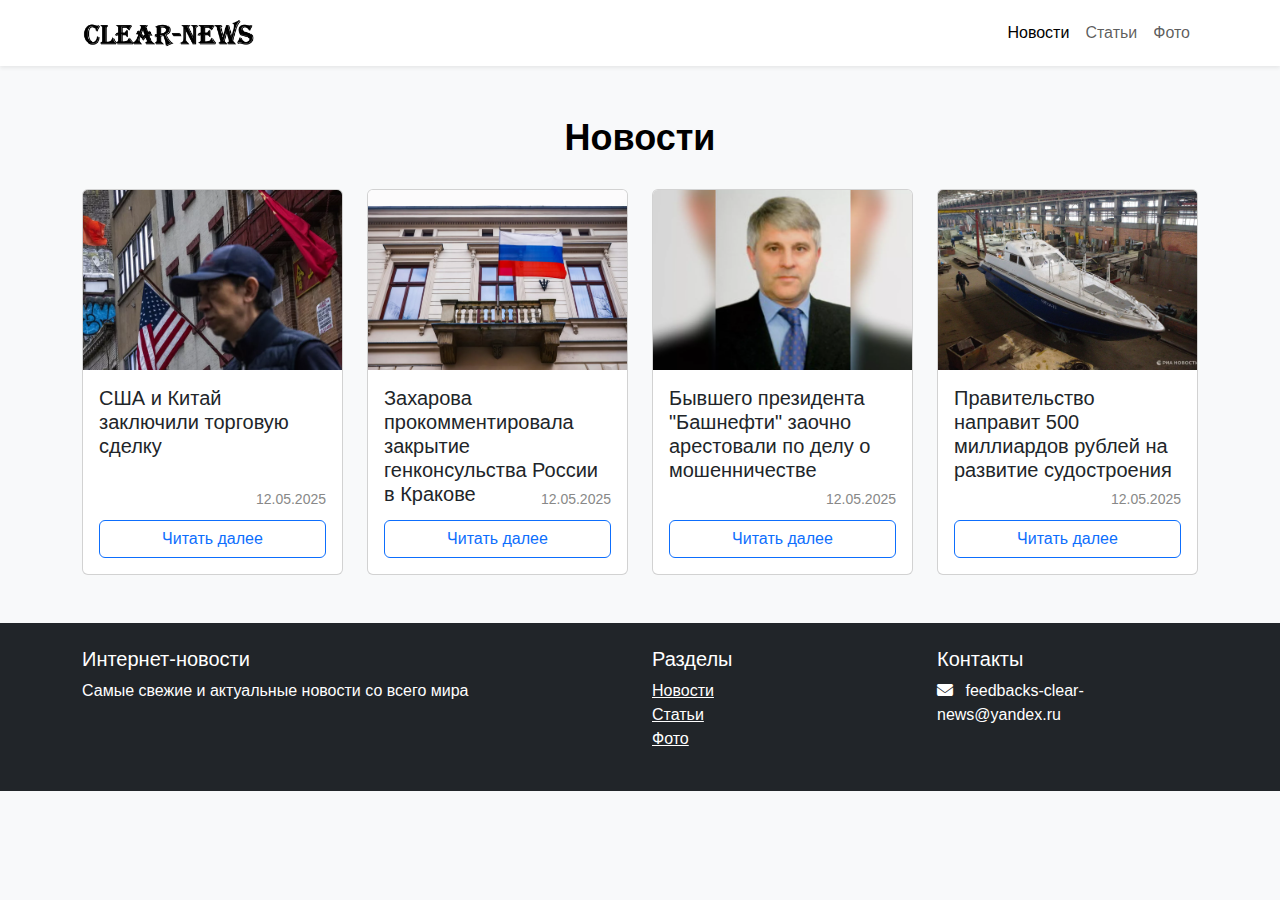
<file: index.html>
<!DOCTYPE html>
<html lang="ru">
<head>
    <meta charset="UTF-8">
    <meta name="viewport" content="width=device-width, initial-scale=1.0">
    
    <title>CLEAR-NEWS</title>
    
    <link rel="icon" href="Image/Logo/Logo_icon.png" type="images/png">
    
    <link href="https://cdn.jsdelivr.net/npm/bootstrap@5.3.5/dist/css/bootstrap.min.css" rel="stylesheet">
    
    <link rel="stylesheet" type="text/css" href="CSS/Index.css">
    
    <link rel="stylesheet" href="https://cdnjs.cloudflare.com/ajax/libs/font-awesome/6.4.0/css/all.min.css">
</head>

<body>
    <header class="sticky-top bg-white shadow-sm">
        <nav class="navbar navbar-expand-lg">
            <div class="container">
                <a class="navbar-brand" href="index.html">
                    <img src="Image/Logo/Logo.png" alt="Логотип новостей" height="40">
                </a>
                
                <button class="navbar-toggler" type="button" data-bs-toggle="collapse" data-bs-target="#navbarNav">
                    <span class="navbar-toggler-icon"></span>
                </button>
                
                <div class="collapse navbar-collapse" id="navbarNav">
                    <ul class="navbar-nav ms-auto">
                        <li class="nav-item">
                            <a class="nav-link active" href="index.html">Новости</a>
                        </li>
                        <li class="nav-item">
                            <a class="nav-link" href="Статьи.html">Статьи</a>
                        </li>
                        <li class="nav-item">
                            <a class="nav-link" href="Фото.html">Фото</a>
                        </li>
                    </ul>
                </div>
            </div>
        </nav>
    </header>

    <main class="container my-5">
        <h1 class="page-title">Новости</h1>
        
        <div class="card_margin">
        <div class="row g-4">
            <div class="col-md-6 col-lg-3">
                <div class="card h-100">
                    <img src="Image\index\2011018356_0_270_3072_1998_768x0_80_0_0_7f94e1b099e50c2f18d2829061762732.jpg" class="card-img-top" alt="Экономика">
                    <div class="card-body">
                        <h5 class="card-title">США и Китай заключили торговую сделку</h5>
                        <div class="article-meta">
                                <span>12.05.2025</span>
                        </div>
                        <a href="href/Новости/США и Китай заключили торговую сделку.html" class="btn btn-outline-primary">Читать далее</a>
                    </div>
                </div>
            </div>
            
            <div class="col-md-6 col-lg-3">
                <div class="card h-100">
                    <img src="Image\index\2016436638_0_0_3070_2048_1440x900_80_0_1_5df6a856ab3c0953aa1db688e334d44e.jpg" class="card-img-top" alt="Политика">
                    <div class="card-body">
                        <h5 class="card-title">Захарова прокомментировала закрытие генконсульства России в Кракове</h5>
                        <div class="article-meta">
                                <span>12.05.2025</span>
                        </div>
                        <a href="href/Новости/Захарова прокомментировала закрытие генконсульства России в Кракове.html" class="btn btn-outline-primary">Читать далее</a>
                    </div>
                </div>
            </div>
            
            <div class="col-md-6 col-lg-3">
                <div class="card h-100">
                    <img src="Image\index\2016430842_0_0_1920_1080_1440x900_80_0_1_63aab650ffe0d15f8b91548b0dd9b62f.jpg" class="card-img-top" alt="Политика">
                    <div class="card-body">
                        <h5 class="card-title">Бывшего президента "Башнефти" заочно арестовали по делу о мошенничестве</h5>
                        <div class="article-meta">
                                <span>12.05.2025</span>
                        </div>
                        <a href="href/Новости/Бывшего президента Башнефти заочно арестовали по делу о мошенничестве.html" class="btn btn-outline-primary">Читать далее</a>
                    </div>
                </div>
            </div>
            
            <div class="col-md-6 col-lg-3">
                <div class="card h-100">
                    <img src="Image\index\1945821141_0_0_3072_2048_1440x900_80_1_1_f88c7197a2bac89262a54178e1b201a6.jpg" class="card-img-top" alt="Экономика">
                    <div class="card-body">
                        <h5 class="card-title">Правительство направит 500 миллиардов рублей на развитие судостроения</h5>
                        <div class="article-meta">
                                <span>12.05.2025</span>
                        </div>
                        <a href="href/Новости/Правительство направит 500 миллиардов рублей на развитие судостроения.html" class="btn btn-outline-primary">Читать далее</a>
                    </div>
                </div>
            </div>
        </div>
        </div>
    </main>

    <footer class="bg-dark text-white py-4 mt-5">
        <div class="container">
            <div class="row">
                <div class="col-md-6">
                    <h5>Интернет-новости</h5>
                    <p>Самые свежие и актуальные новости со всего мира</p>
                </div>
                <div class="col-md-3">
                    <h5>Разделы</h5>
                    <ul class="list-unstyled">
                        <li><a href="index.html" class="text-white">Новости</a></li>
                        <li><a href="Статьи.html" class="text-white">Статьи</a></li>
                        <li><a href="Фото.html" class="text-white">Фото</a></li>
                    </ul>
                </div>
                <div class="col-md-3">
                    <h5>Контакты</h5>
                    <ul class="list-unstyled">
                        <li><i class="fas fa-envelope me-2"></i> feedbacks-clear-news@yandex.ru</li>
                    </ul>
                </div>
            </div>
        </div>
    </footer>

    <!-- Bootstrap JS -->
    <script src="https://cdn.jsdelivr.net/npm/bootstrap@5.3.5/dist/js/bootstrap.bundle.min.js"></script>
</body>
</html>
</file>
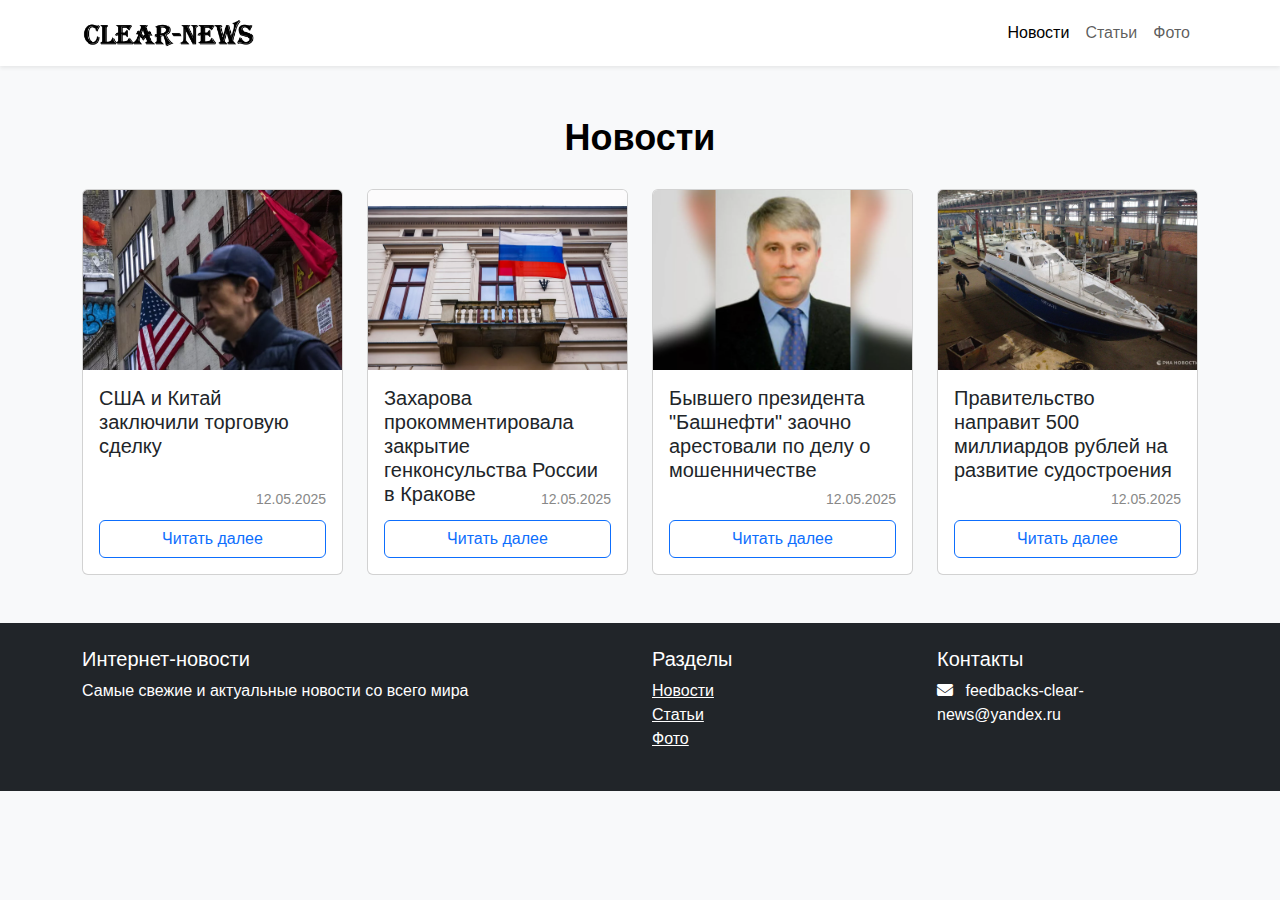
<file: site/index.html>
<!DOCTYPE html>
<html lang="ru">
<head>
    <meta charset="UTF-8">
    <meta name="viewport" content="width=device-width, initial-scale=1.0">
    <meta name="yandex-verification" content="677715d3c7e8ea97" />
    
    <title>CLEAR-NEWS</title>
    
    <link rel="icon" href="Image/Logo/Logo_icon.png" type="images/png">
    
    <link href="https://cdn.jsdelivr.net/npm/bootstrap@5.3.5/dist/css/bootstrap.min.css" rel="stylesheet">
    
    <link rel="stylesheet" type="text/css" href="CSS/Index.css">
    
    <link rel="stylesheet" href="https://cdnjs.cloudflare.com/ajax/libs/font-awesome/6.4.0/css/all.min.css">
    
    <link rel="icon" href="Image/Logo/favicon.svg" type="image/svg+xml">
</head>

<body>
    <header class="sticky-top bg-white shadow-sm">
        <nav class="navbar navbar-expand-lg">
            <div class="container">
                <a class="navbar-brand" href="index.html">
                    <img src="Image/Logo/Logo.png" alt="Логотип новостей" height="40">
                </a>
                
                <button class="navbar-toggler" type="button" data-bs-toggle="collapse" data-bs-target="#navbarNav">
                    <span class="navbar-toggler-icon"></span>
                </button>
                
                <div class="collapse navbar-collapse" id="navbarNav">
                    <ul class="navbar-nav ms-auto">
                        <li class="nav-item">
                            <a class="nav-link active" href="index.html">Новости</a>
                        </li>
                        <li class="nav-item">
                            <a class="nav-link" href="Статьи.html">Статьи</a>
                        </li>
                        <li class="nav-item">
                            <a class="nav-link" href="Фото.html">Фото</a>
                        </li>
                    </ul>
                </div>
            </div>
        </nav>
    </header>

    <main class="container my-5">
        <h1 class="page-title">Новости</h1>
        
        <div class="card_margin">
        <div class="row g-4">
            <div class="col-md-6 col-lg-3">
                <div class="card h-100">
                    <img src="Image\index\2011018356_0_270_3072_1998_768x0_80_0_0_7f94e1b099e50c2f18d2829061762732.jpg" class="card-img-top" alt="Экономика">
                    <div class="card-body">
                        <h5 class="card-title">США и Китай заключили торговую сделку</h5>
                        <div class="article-meta">
                                <span>12.05.2025</span>
                        </div>
                        <a href="href/Новости/США и Китай заключили торговую сделку.html" class="btn btn-outline-primary">Читать далее</a>
                    </div>
                </div>
            </div>
            
            <div class="col-md-6 col-lg-3">
                <div class="card h-100">
                    <img src="Image\index\2016436638_0_0_3070_2048_1440x900_80_0_1_5df6a856ab3c0953aa1db688e334d44e.jpg" class="card-img-top" alt="Политика">
                    <div class="card-body">
                        <h5 class="card-title">Захарова прокомментировала закрытие генконсульства России в Кракове</h5>
                        <div class="article-meta">
                                <span>12.05.2025</span>
                        </div>
                        <a href="href/Новости/Захарова прокомментировала закрытие генконсульства России в Кракове.html" class="btn btn-outline-primary">Читать далее</a>
                    </div>
                </div>
            </div>
            
            <div class="col-md-6 col-lg-3">
                <div class="card h-100">
                    <img src="Image\index\2016430842_0_0_1920_1080_1440x900_80_0_1_63aab650ffe0d15f8b91548b0dd9b62f.jpg" class="card-img-top" alt="Политика">
                    <div class="card-body">
                        <h5 class="card-title">Бывшего президента "Башнефти" заочно арестовали по делу о мошенничестве</h5>
                        <div class="article-meta">
                                <span>12.05.2025</span>
                        </div>
                        <a href="href/Новости/Бывшего президента Башнефти заочно арестовали по делу о мошенничестве.html" class="btn btn-outline-primary">Читать далее</a>
                    </div>
                </div>
            </div>
            
            <div class="col-md-6 col-lg-3">
                <div class="card h-100">
                    <img src="Image\index\1945821141_0_0_3072_2048_1440x900_80_1_1_f88c7197a2bac89262a54178e1b201a6.jpg" class="card-img-top" alt="Экономика">
                    <div class="card-body">
                        <h5 class="card-title">Правительство направит 500 миллиардов рублей на развитие судостроения</h5>
                        <div class="article-meta">
                                <span>12.05.2025</span>
                        </div>
                        <a href="href/Новости/Правительство направит 500 миллиардов рублей на развитие судостроения.html" class="btn btn-outline-primary">Читать далее</a>
                    </div>
                </div>
            </div>
        </div>
        </div>
    </main>

    <footer class="bg-dark text-white py-4 mt-5">
        <div class="container">
            <div class="row">
                <div class="col-md-6">
                    <h5>Интернет-новости</h5>
                    <p>Самые свежие и актуальные новости со всего мира</p>
                </div>
                <div class="col-md-3">
                    <h5>Разделы</h5>
                    <ul class="list-unstyled">
                        <li><a href="index.html" class="text-white">Новости</a></li>
                        <li><a href="Статьи.html" class="text-white">Статьи</a></li>
                        <li><a href="Фото.html" class="text-white">Фото</a></li>
                    </ul>
                </div>
                <div class="col-md-3">
                    <h5>Контакты</h5>
                    <ul class="list-unstyled">
                        <li><i class="fas fa-envelope me-2"></i> feedbacks-clear-news@yandex.ru</li>
                    </ul>
                </div>
            </div>
        </div>
    </footer>

    <!-- Bootstrap JS -->
    <script src="https://cdn.jsdelivr.net/npm/bootstrap@5.3.5/dist/js/bootstrap.bundle.min.js"></script>
</body>
</html>
</file>
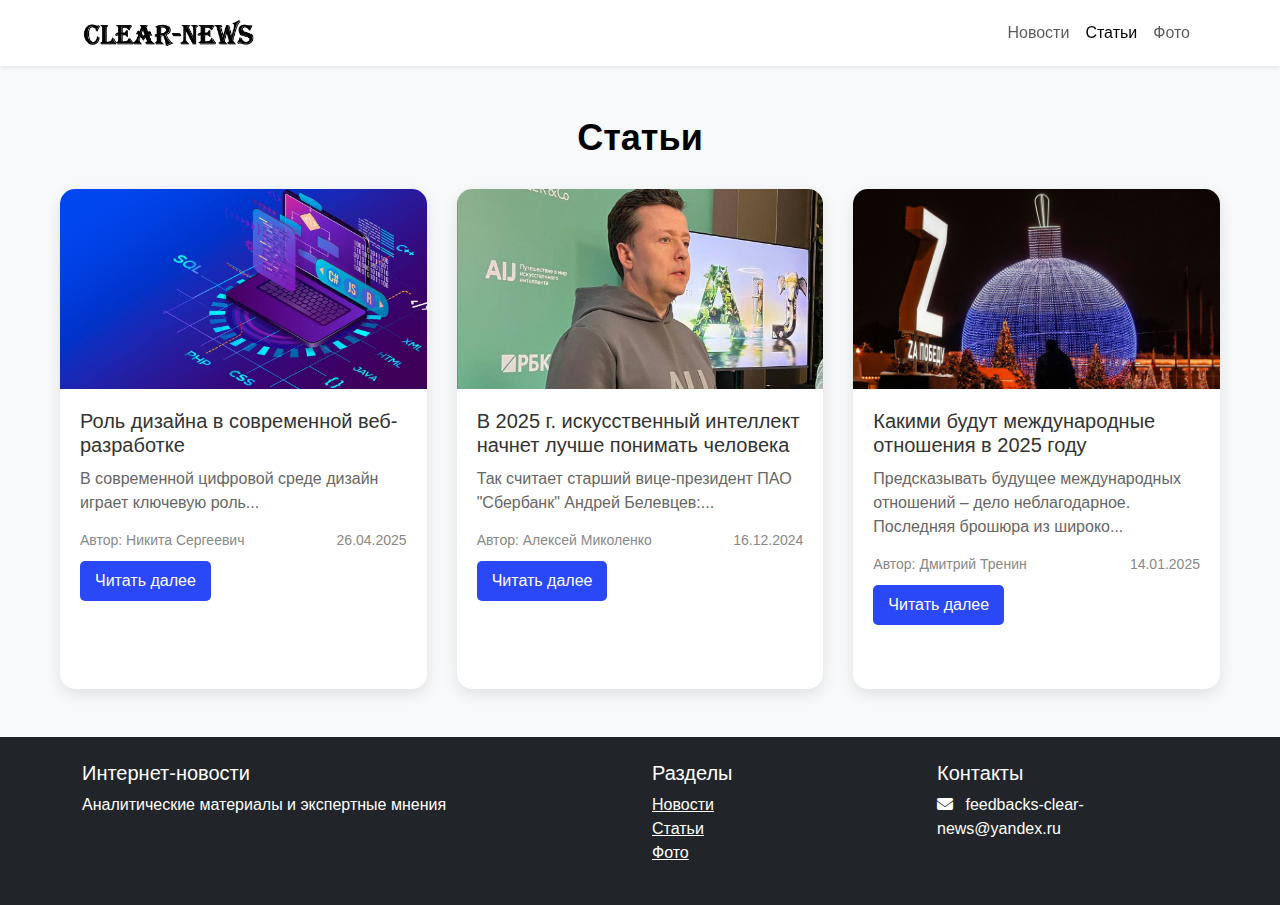
<file: Статьи.html>
<!DOCTYPE html>
<html lang="ru">
<head>
    <meta charset="UTF-8">
    <meta name="viewport" content="width=device-width, initial-scale=1.0">
    <title>CLEAR-NEWS</title>
    
    <link rel="icon" href="Image/Logo/Logo_icon.png" type="images/png">
    
    <link href="https://cdn.jsdelivr.net/npm/bootstrap@5.3.5/dist/css/bootstrap.min.css" rel="stylesheet">
    
    <link rel="stylesheet" type="text/css" href="CSS/Статьи.css">
    
    <link rel="stylesheet" href="https://cdnjs.cloudflare.com/ajax/libs/font-awesome/6.4.0/css/all.min.css">
</head>

<body>
    <header class="sticky-top bg-white shadow-sm">
        <nav class="navbar navbar-expand-lg">
            <div class="container">
                <a class="navbar-brand" href="index.html">
                    <img src="Image/Logo/Logo.png" alt="Логотип новостей" height="40">
                </a>
                
                <button class="navbar-toggler" type="button" data-bs-toggle="collapse" data-bs-target="#navbarNav">
                    <span class="navbar-toggler-icon"></span>
                </button>
                
                <div class="collapse navbar-collapse" id="navbarNav">
                    <ul class="navbar-nav ms-auto">
                        <li class="nav-item">
                            <a class="nav-link" href="index.html">Новости</a>
                        </li>
                        <li class="nav-item">
                            <a class="nav-link active" href="Статьи.html">Статьи</a>
                        </li>
                        <li class="nav-item">
                            <a class="nav-link" href="Фото.html">Фото</a>
                        </li>
                    </ul>
                </div>
            </div>
        </nav>
    </header>

    <main>
        <h1 class="page-title">Статьи</h1>
        
        <div class="card_margin">
        <div class="articles-container">
            <article class="article-card">
                <img src="Image\Статьи\Дизайн.png" alt="Искусство" class="article-image">
                <div class="article-content">
                    <h2 class="article-title">Роль дизайна в современной веб-разработке</h2>
                    <p class="article-excerpt">В современной цифровой среде дизайн играет ключевую роль...</p>
                    <div class="article-meta">
                        <span>Автор: Никита Сергеевич</span>
                        <span>26.04.2025</span>
                    </div>
                    <a href="href\Статьи\Дизайн в веб-разработке.html" class="read-more">Читать далее</a>
                </div>
            </article>
            
            <article class="article-card">
                <img src="Image\Статьи\Белевцев.jpg" alt="Технологии" class="article-image">
                <div class="article-content">
                    <h2 class="article-title">В 2025 г. искусственный интеллект начнет лучше понимать человека</h2>
                    <p class="article-excerpt">Так считает старший вице-президент ПАО "Сбербанк" Андрей Белевцев:...</p>
                    <div class="article-meta">
                        <span>Автор: Алексей Миколенко</span>
                        <span>16.12.2024</span>
                    </div>
                    <a href="href\Статьи\В 2025 г. искусственный интеллект начнет лучше понимать человека.html" class="read-more">Читать далее</a>
                </div>
            </article>
            
            <article class="article-card">
                <img src="Image\Статьи\Политика.png" alt="Политика" class="article-image">
                <div class="article-content">
                    <h2 class="article-title">Какими будут международные отношения в 2025 году</h2>
                    <p class="article-excerpt">Предсказывать будущее международных отношений – дело неблагодарное. Последняя брошюра из широко...</p>
                    <div class="article-meta">
                        <span>Автор: Дмитрий Тренин</span>
                        <span>14.01.2025</span>
                    </div>
                    <a href="href\Статьи\Какими будут международные отношения в 2025 году.html" class="read-more">Читать далее</a>
                </div>
            </article>
        </div>
        </div>
        
    </main>

    <footer class="bg-dark text-white py-4 mt-5">
        <div class="container">
            <div class="row">
                <div class="col-md-6">
                    <h5>Интернет-новости</h5>
                    <p>Аналитические материалы и экспертные мнения</p>
                </div>
                <div class="col-md-3">
                    <h5>Разделы</h5>
                    <ul class="list-unstyled">
                        <li><a href="index.html" class="text-white">Новости</a></li>
                        <li><a href="Статьи.html" class="text-white">Статьи</a></li>
                        <li><a href="Фото.html" class="text-white">Фото</a></li>
                    </ul>
                </div>
                <div class="col-md-3">
                    <h5>Контакты</h5>
                    <ul class="list-unstyled">
                        <li><i class="fas fa-envelope me-2"></i> feedbacks-clear-news@yandex.ru</li>
                    </ul>
                </div>
            </div>
        </div>
    </footer>

    <!-- Bootstrap JS -->
    <script src="https://cdn.jsdelivr.net/npm/bootstrap@5.3.5/dist/js/bootstrap.bundle.min.js"></script>
</body>
</html>
</file>
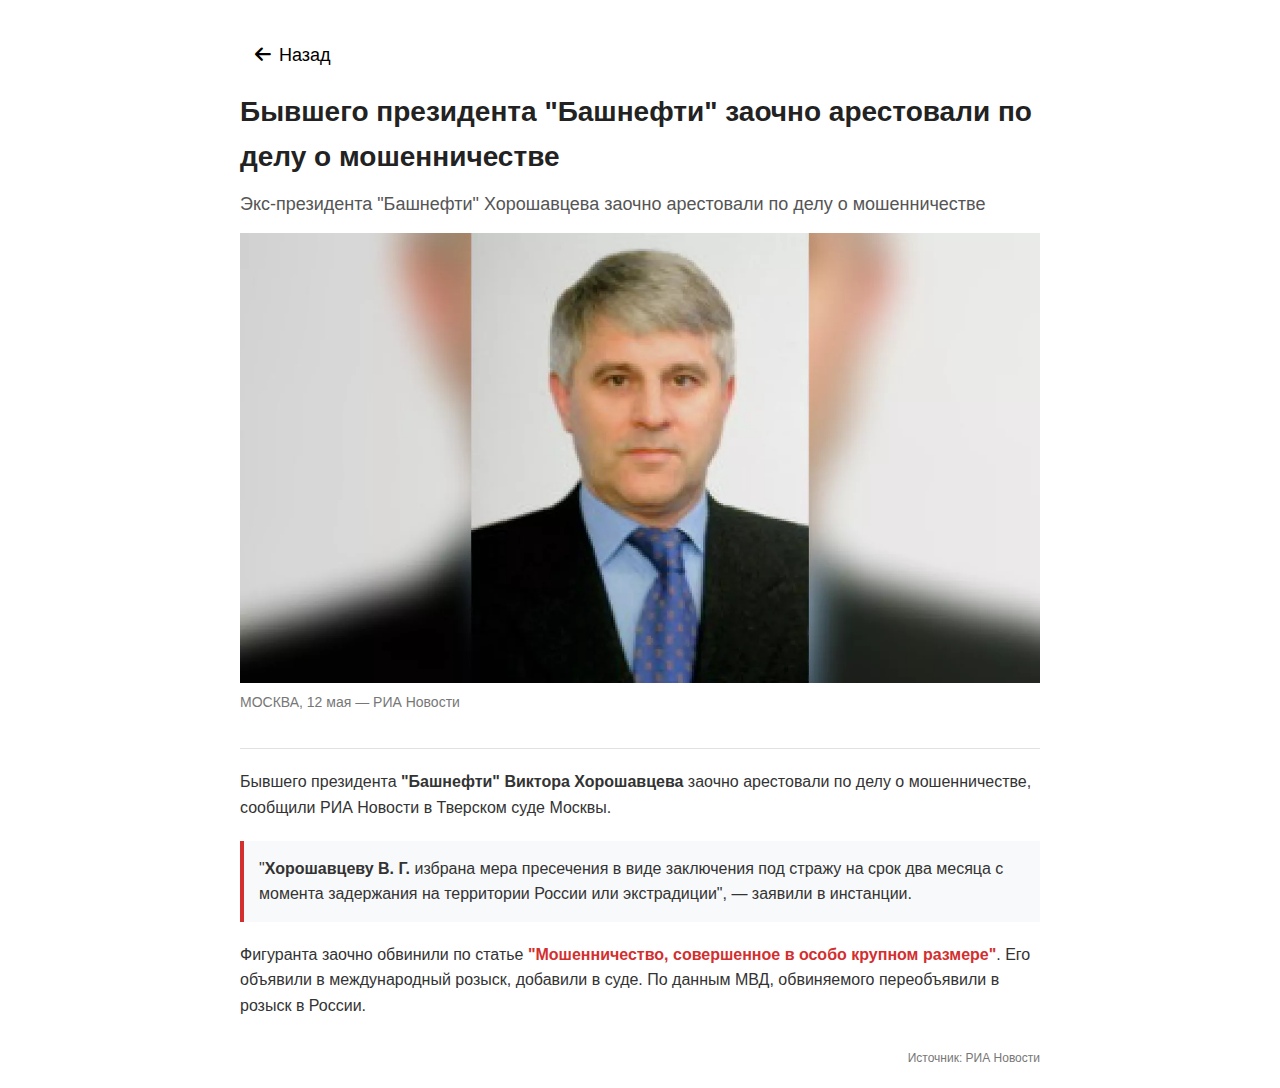
<file: href/Новости/Бывшего президента Башнефти заочно арестовали по делу о мошенничестве.html>
<!DOCTYPE html>
<html lang="ru">
<head>
    <meta charset="UTF-8">
    <meta name="viewport" content="width=device-width, initial-scale=1.0">
    <title>CLEAR-NEWS</title>
    <link rel="icon" href="../../Image/Logo/Logo_icon.png" type="images/png">
    
    <!-- Custom CSS -->
    <link rel="stylesheet" type="text/css" href="CSS/Бывшего президента Башнефти заочно арестовали по делу о мошенничестве.css">
    
    <!-- Font Awesome -->
    <link rel="stylesheet" href="https://cdnjs.cloudflare.com/ajax/libs/font-awesome/6.4.0/css/all.min.css">
    
</head>
<body>
   
    <header>
        <div id="navigation_bar">
            <div class="container">
                <a href="..\..\index.html" class="back-link">
                    <i class="fas fa-arrow-left"></i>
                    Назад
                </a>
            </div>
        </div>
    </header>
    
     <div class="header">
        <div class="title">Бывшего президента "Башнефти" заочно арестовали по делу о мошенничестве</div>
        <div class="subtitle">Экс-президента "Башнефти" Хорошавцева заочно арестовали по делу о мошенничестве</div>
        <img src="../../Image/index/2016430842_0_0_1920_1080_1440x900_80_0_1_63aab650ffe0d15f8b91548b0dd9b62f.jpg" alt="" width="800">
        <div class="date-location">МОСКВА, 12 мая — РИА Новости</div>
    </div>

    <div class="content">
        <p>Бывшего президента <span class="person">"Башнефти" Виктора Хорошавцева</span> заочно арестовали по делу о мошенничестве, сообщили РИА Новости в Тверском суде Москвы.</p>
        
        <div class="quote">
            "<span class="person">Хорошавцеву В. Г.</span> избрана мера пресечения в виде заключения под стражу на срок два месяца с момента задержания на территории России или экстрадиции", — заявили в инстанции.
        </div>
        
        <p>Фигуранта заочно обвинили по статье <span class="highlight">"Мошенничество, совершенное в особо крупном размере"</span>. Его объявили в международный розыск, добавили в суде. По данным МВД, обвиняемого переобъявили в розыск в России.</p>
    </div>

    <div class="source">Источник: РИА Новости</div>
</body>
</html>
</file>
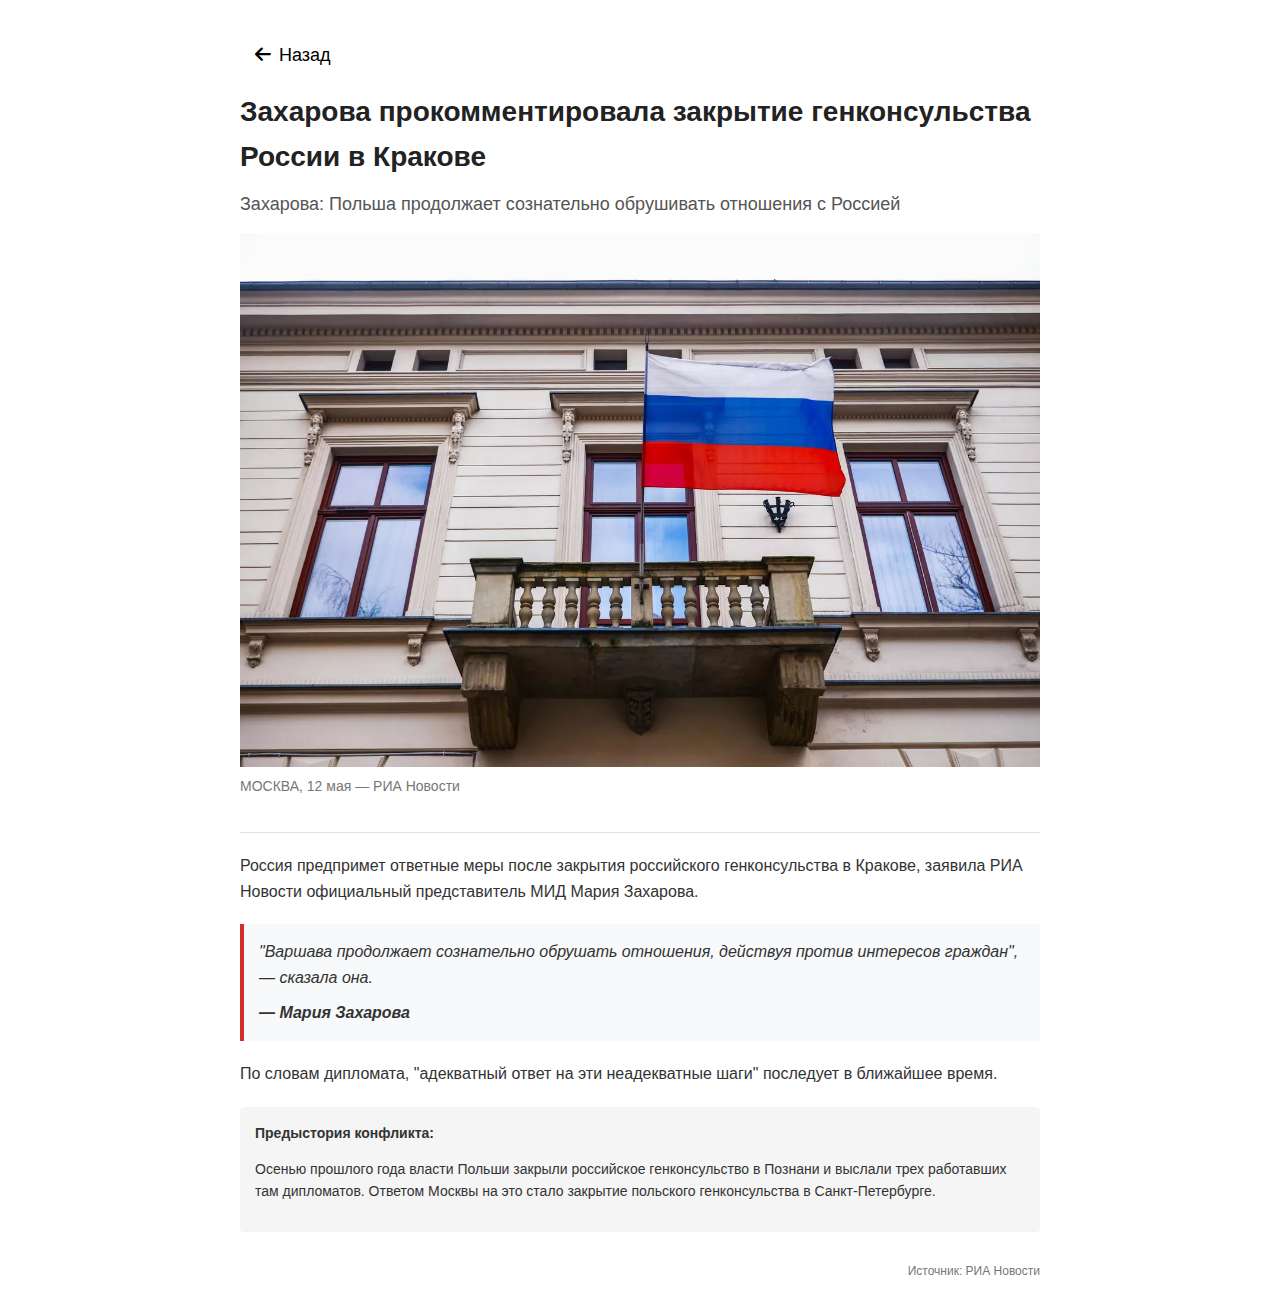
<file: href/Новости/Захарова прокомментировала закрытие генконсульства России в Кракове.html>
<!DOCTYPE html>
<html lang="ru">
<head>
    <meta charset="UTF-8">
    <meta name="viewport" content="width=device-width, initial-scale=1.0">
    <title>CLEAR-NEWS</title>
    <link rel="icon" href="../../Image/Logo/Logo_icon.png" type="images/png">
    
    <!-- Custom CSS -->
    <link rel="stylesheet" type="text/css" href="CSS/Захарова прокомментировала закрытие генконсульства России в Кракове.css">
    
    <!-- Font Awesome -->
    <link rel="stylesheet" href="https://cdnjs.cloudflare.com/ajax/libs/font-awesome/6.4.0/css/all.min.css">
    
</head>
<body>
   
    <header>
        <div id="navigation_bar">
            <div class="container">
                <a href="..\..\index.html" class="back-link">
                    <i class="fas fa-arrow-left"></i>
                    Назад
                </a>
            </div>
        </div>
    </header>
    
    <div class="header">
        <div class="title">Захарова прокомментировала закрытие генконсульства России в Кракове</div>
        <div class="subtitle">Захарова: Польша продолжает сознательно обрушивать отношения с Россией</div>
        <img src="../../Image/index/2016436638_0_0_3070_2048_1440x900_80_0_1_5df6a856ab3c0953aa1db688e334d44e.jpg" alt="" width="800">
        <div class="date-location">МОСКВА, 12 мая — РИА Новости</div>
    </div>

    <div class="content">
        <p>Россия предпримет ответные меры после закрытия российского генконсульства в Кракове, заявила РИА Новости официальный представитель МИД Мария Захарова.</p>
        
        <div class="quote">
            "Варшава продолжает сознательно обрушать отношения, действуя против интересов граждан", — сказала она.
            <div class="quote-source">— Мария Захарова</div>
        </div>
        
        <p>По словам дипломата, "адекватный ответ на эти неадекватные шаги" последует в ближайшее время.</p>
    </div>

    <div class="background">
        <div class="background-title">Предыстория конфликта:</div>
        <p>Осенью прошлого года власти Польши закрыли российское генконсульство в Познани и выслали трех работавших там дипломатов. Ответом Москвы на это стало закрытие польского генконсульства в Санкт-Петербурге.</p>
    </div>

    <div class="source">Источник: РИА Новости</div>
</body>
</html>
</file>
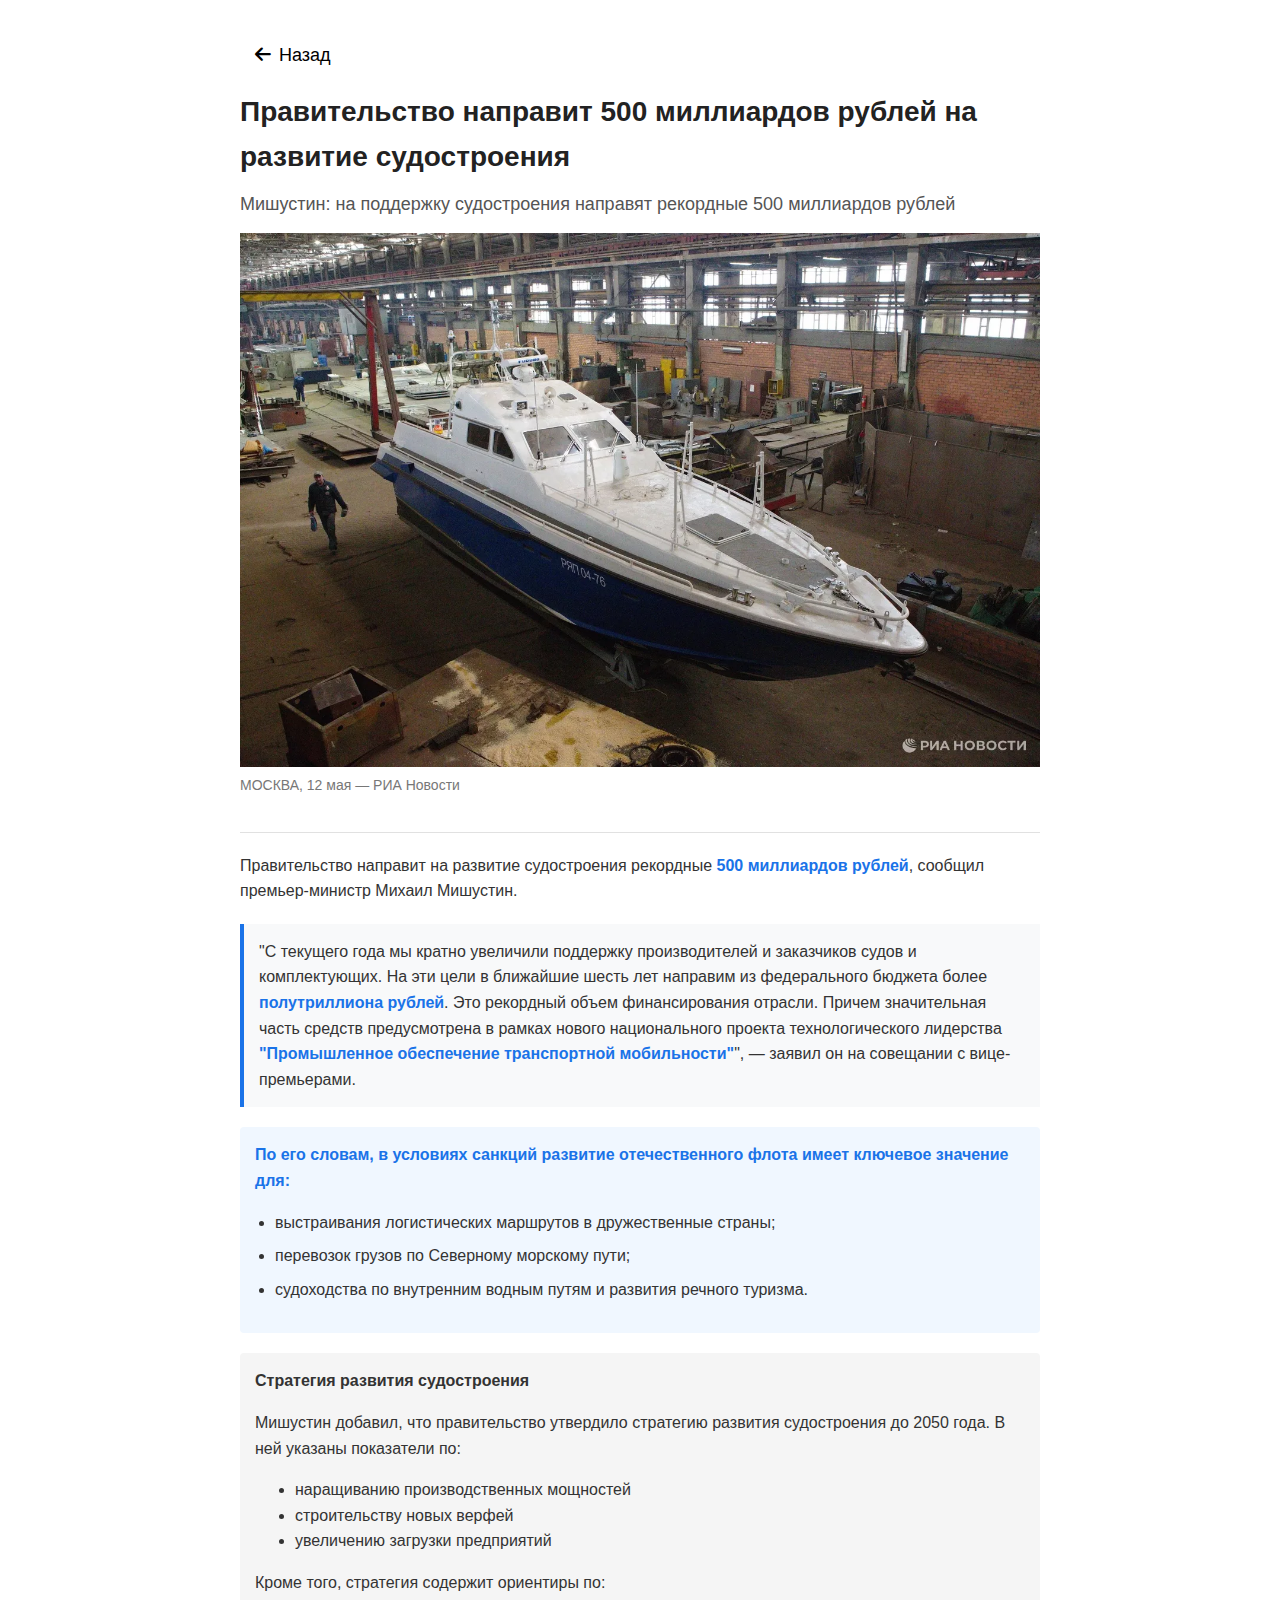
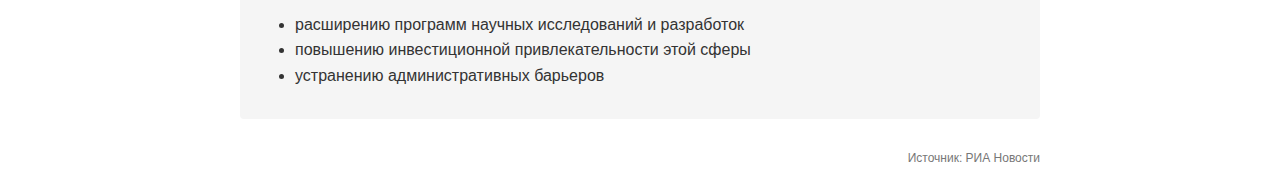
<file: href/Новости/Правительство направит 500 миллиардов рублей на развитие судостроения.html>
<!DOCTYPE html>
<html lang="ru">
<head>
    <meta charset="UTF-8">
    <meta name="viewport" content="width=device-width, initial-scale=1.0">
    <title>CLEAR-NEWS</title>
    <link rel="icon" href="../../Image/Logo/Logo_icon.png" type="images/png">
    
    <!-- Custom CSS -->
    <link rel="stylesheet" type="text/css" href="CSS/Правительство направит 500 миллиардов рублей на развитие судостроения.css">
    
    <!-- Font Awesome -->
    <link rel="stylesheet" href="https://cdnjs.cloudflare.com/ajax/libs/font-awesome/6.4.0/css/all.min.css">
    
</head>
<body>
  
   <header>
        <div id="navigation_bar">
            <div class="container">
                <a href="..\..\index.html" class="back-link">
                    <i class="fas fa-arrow-left"></i>
                    Назад
                </a>
            </div>
        </div>
    </header>
    
    <div class="header">
        <div class="title">Правительство направит 500 миллиардов рублей на развитие судостроения</div>
        <div class="subtitle">Мишустин: на поддержку судостроения направят рекордные 500 миллиардов рублей</div>
        <img src="../../Image/index/1945821141_0_0_3072_2048_1440x900_80_1_1_f88c7197a2bac89262a54178e1b201a6.jpg" alt="" width="800">
        <div class="date-location">МОСКВА, 12 мая — РИА Новости</div>
    </div>

    <div class="content">
        <p>Правительство направит на развитие судостроения рекордные <span class="highlight">500 миллиардов рублей</span>, сообщил премьер-министр Михаил Мишустин.</p>
        
        <div class="quote">
            "С текущего года мы кратно увеличили поддержку производителей и заказчиков судов и комплектующих. На эти цели в ближайшие шесть лет направим из федерального бюджета более <span class="highlight">полутриллиона рублей</span>. Это рекордный объем финансирования отрасли. Причем значительная часть средств предусмотрена в рамках нового национального проекта технологического лидерства <span class="highlight">"Промышленное обеспечение транспортной мобильности"</span>", — заявил он на совещании с вице-премьерами.
        </div>
    </div>

    <div class="priority-list">
        <div class="priority-title">По его словам, в условиях санкций развитие отечественного флота имеет ключевое значение для:</div>
        <ul>
            <li>выстраивания логистических маршрутов в дружественные страны;</li>
            <li>перевозок грузов по Северному морскому пути;</li>
            <li>судоходства по внутренним водным путям и развития речного туризма.</li>
        </ul>
    </div>

    <div class="strategy">
        <div class="strategy-title">Стратегия развития судостроения</div>
        <p>Мишустин добавил, что правительство утвердило стратегию развития судостроения до 2050 года. В ней указаны показатели по:</p>
        <ul>
            <li>наращиванию производственных мощностей</li>
            <li>строительству новых верфей</li>
            <li>увеличению загрузки предприятий</li>
        </ul>
        <p>Кроме того, стратегия содержит ориентиры по:</p>
        <ul>
            <li>расширению программ научных исследований и разработок</li>
            <li>повышению инвестиционной привлекательности этой сферы</li>
            <li>устранению административных барьеров</li>
        </ul>
    </div>

    <div class="source">Источник: РИА Новости</div>
</body>
</html>
</file>
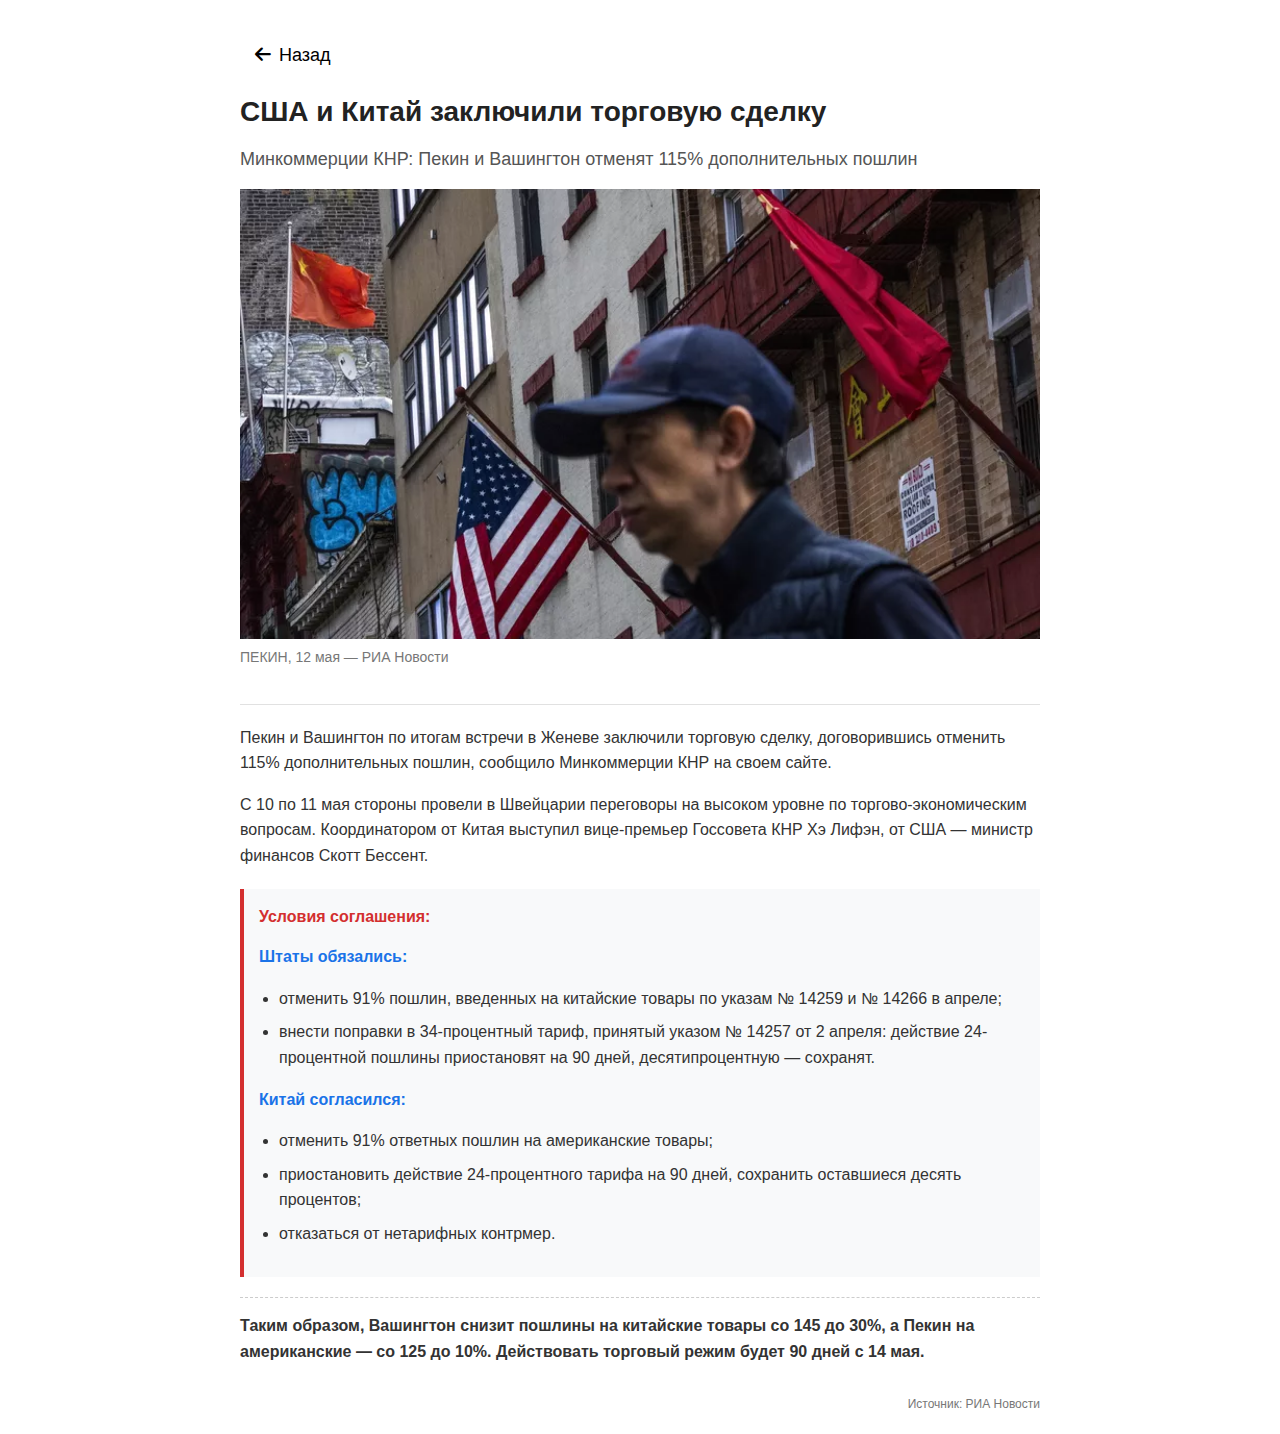
<file: href/Новости/США и Китай заключили торговую сделку.html>
<!DOCTYPE html>
<html lang="ru">
<head>
    <meta charset="UTF-8">
    <meta name="viewport" content="width=device-width, initial-scale=1.0">
    <title>CLEAR-NEWS</title>
    <link rel="icon" href="../../Image/Logo/Logo_icon.png" type="images/png">
    
    <!-- Custom CSS -->
    <link rel="stylesheet" type="text/css" href="CSS/США и Китай заключили торговую сделку.css">
    
    <!-- Font Awesome -->
    <link rel="stylesheet" href="https://cdnjs.cloudflare.com/ajax/libs/font-awesome/6.4.0/css/all.min.css">
    
</head>
<body>
   
    <header>
        <div id="navigation_bar">
            <div class="container">
                <a href="..\..\index.html" class="back-link">
                    <i class="fas fa-arrow-left"></i>
                    Назад
                </a>
            </div>
        </div>
    </header>
    
    <div class="header">
        <div class="title">США и Китай заключили торговую сделку</div>
        <div class="subtitle">Минкоммерции КНР: Пекин и Вашингтон отменят 115% дополнительных пошлин</div>
        <img src="../../Image/index/2011018356_0_270_3072_1998_768x0_80_0_0_7f94e1b099e50c2f18d2829061762732.jpg" alt="" width="800">
        <div class="date-location">ПЕКИН, 12 мая — РИА Новости</div>
    </div>

    <div class="content">
        <p>Пекин и Вашингтон по итогам встречи в Женеве заключили торговую сделку, договорившись отменить 115% дополнительных пошлин, сообщило Минкоммерции КНР на своем сайте.</p>
        
        <p>С 10 по 11 мая стороны провели в Швейцарии переговоры на высоком уровне по торгово-экономическим вопросам. Координатором от Китая выступил вице-премьер Госсовета КНР Хэ Лифэн, от США — министр финансов Скотт Бессент.</p>
    </div>

    <div class="terms">
        <div class="terms-title">Условия соглашения:</div>
        
        <div class="country">Штаты обязались:</div>
        <ul class="list">
            <li>отменить 91% пошлин, введенных на китайские товары по указам № 14259 и № 14266 в апреле;</li>
            <li>внести поправки в 34-процентный тариф, принятый указом № 14257 от 2 апреля: действие 24-процентной пошлины приостановят на 90 дней, десятипроцентную — сохранят.</li>
        </ul>
        
        <div class="country">Китай согласился:</div>
        <ul class="list">
            <li>отменить 91% ответных пошлин на американские товары;</li>
            <li>приостановить действие 24-процентного тарифа на 90 дней, сохранить оставшиеся десять процентов;</li>
            <li>отказаться от нетарифных контрмер.</li>
        </ul>
    </div>

    <div class="content">
        <p class="conclusion">Таким образом, Вашингтон снизит пошлины на китайские товары со 145 до 30%, а Пекин на американские — со 125 до 10%. Действовать торговый режим будет 90 дней с 14 мая.</p>
    </div>

    <div class="source">Источник: РИА Новости</div>
    
</body>
</html>
</file>
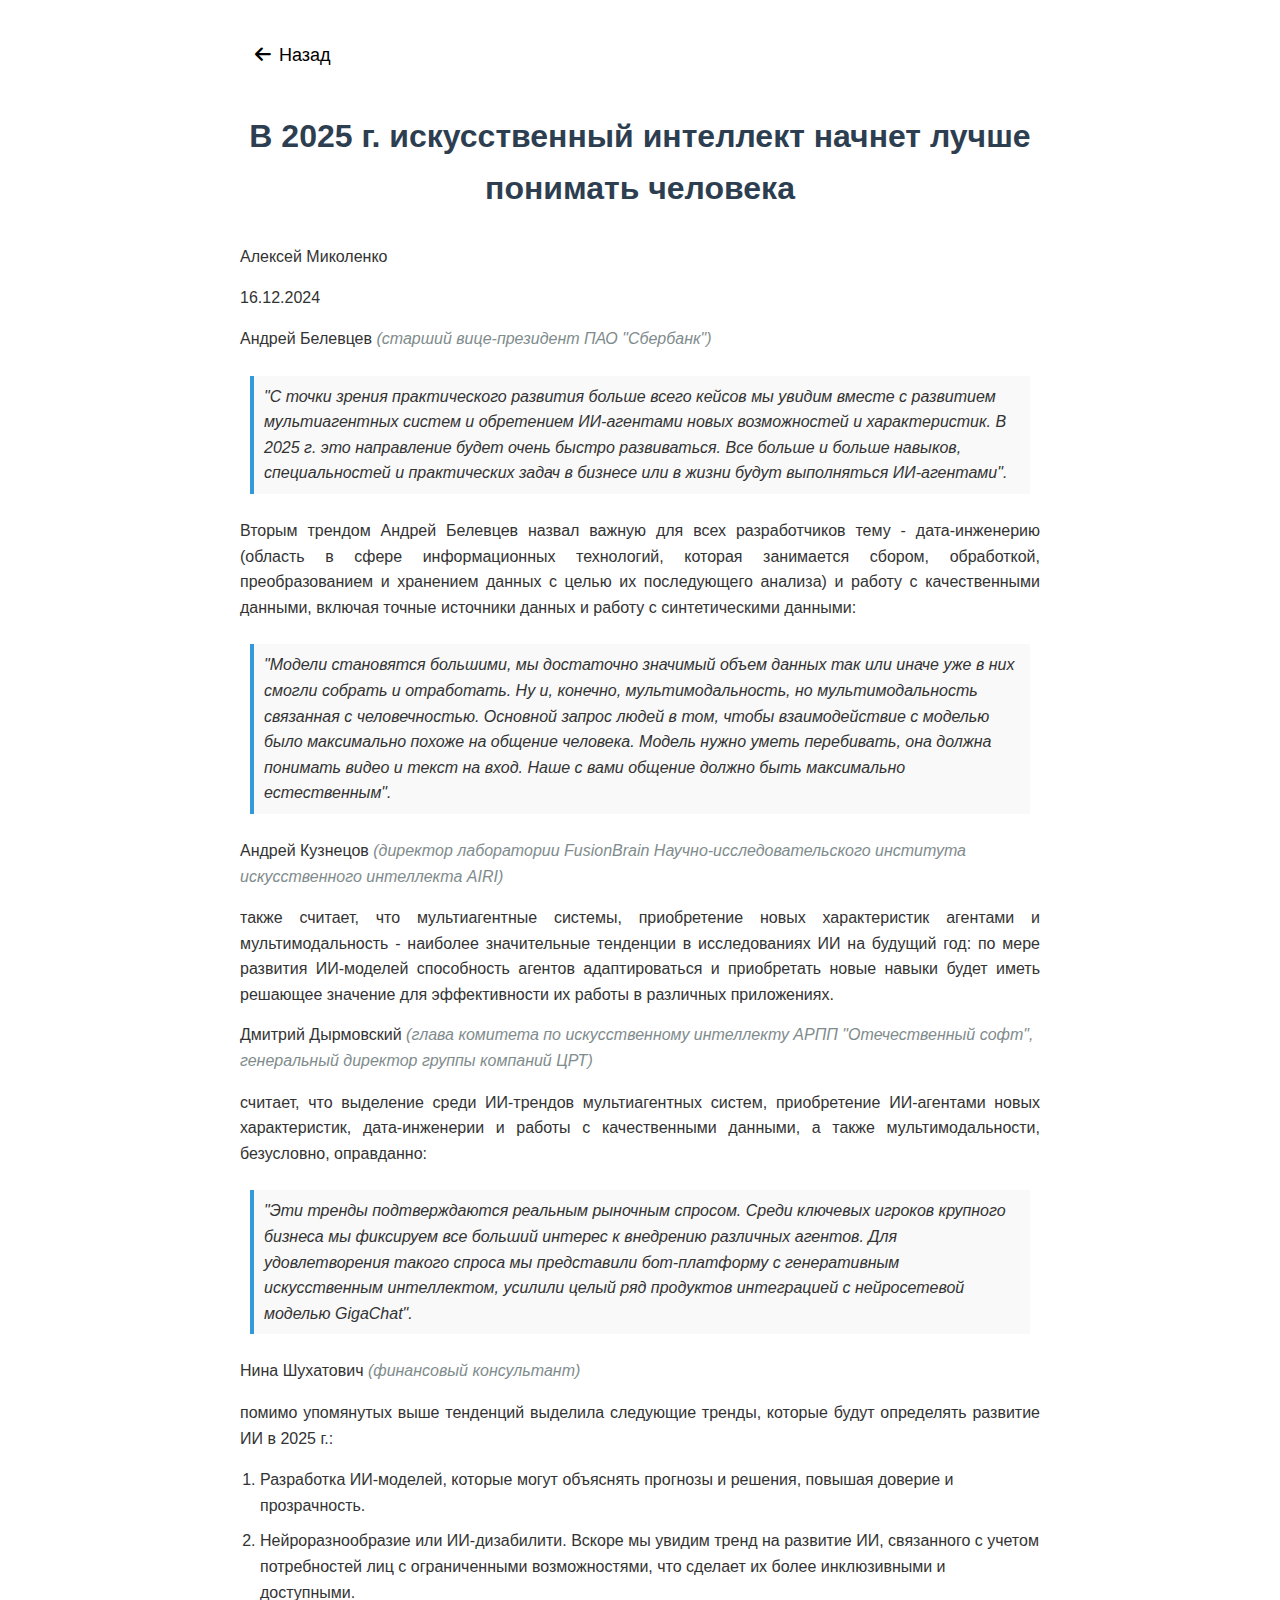
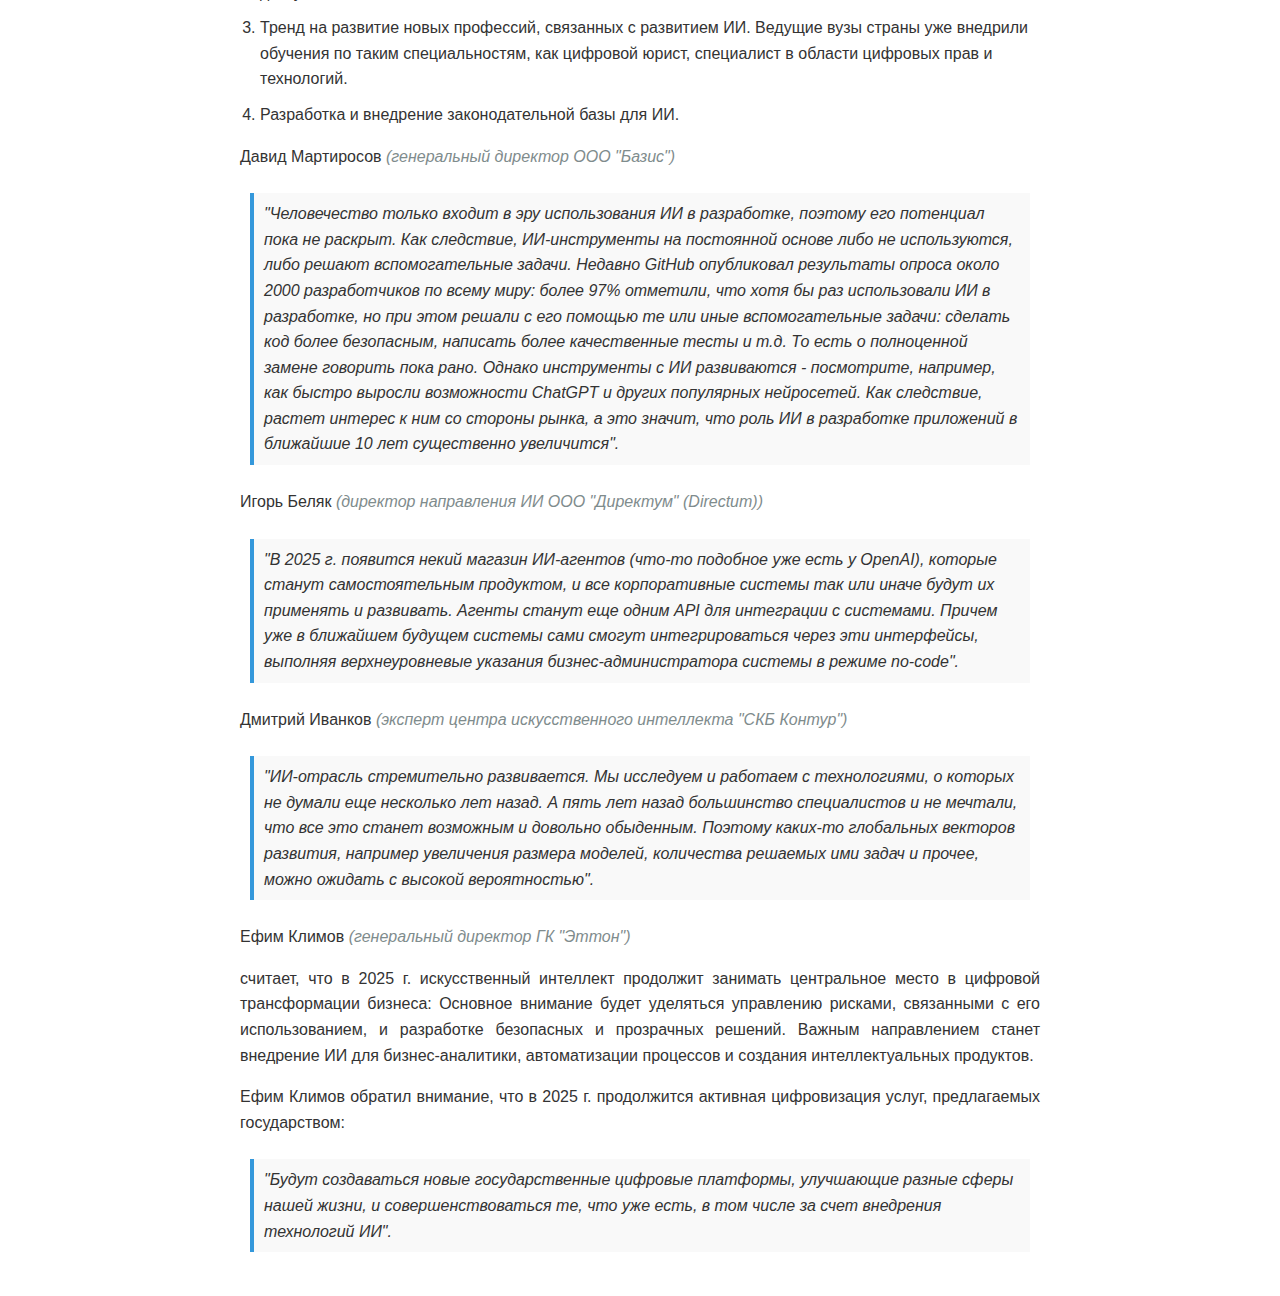
<file: href/Статьи/В 2025 г. искусственный интеллект начнет лучше понимать человека.html>
<!DOCTYPE html>
<html lang="ru">
<head>
    <meta charset="UTF-8">
    <meta name="viewport" content="width=device-width, initial-scale=1.0">
    <title>CLEAR-NEWS</title>
    <link rel="icon" href="../../Image/Logo/Logo_icon.png" type="images/png">
    
    <!-- Custom CSS -->
    <link rel="stylesheet" type="text/css" href="CSS/В 2025 г. искусственный интеллект начнет лучше понимать человека.css">
    
    <!-- Font Awesome -->
    <link rel="stylesheet" href="https://cdnjs.cloudflare.com/ajax/libs/font-awesome/6.4.0/css/all.min.css">
    
</head>
<body>
   
    <header>
        <div id="navigation_bar">
            <div class="container">
                <a href="..\..\Статьи.html" class="back-link">
                    <i class="fas fa-arrow-left"></i>
                    Назад
                </a>
            </div>
        </div>
    </header>
    
    <h1>В 2025 г. искусственный интеллект начнет лучше понимать человека</h1>
    
    <div class="article-meta">
        <p>Алексей Миколенко</p>
        <p>16.12.2024</p>
    </div>

    <div class="expert">Андрей Белевцев <span class="position">(старший вице-президент ПАО "Сбербанк")</span></div>
    <blockquote>
        "С точки зрения практического развития больше всего кейсов мы увидим вместе с развитием мультиагентных систем и обретением ИИ-агентами новых возможностей и характеристик. В 2025 г. это направление будет очень быстро развиваться. Все больше и больше навыков, специальностей и практических задач в бизнесе или в жизни будут выполняться ИИ-агентами".
    </blockquote>

    <p>Вторым трендом Андрей Белевцев назвал важную для всех разработчиков тему - дата-инженерию (область в сфере информационных технологий, которая занимается сбором, обработкой, преобразованием и хранением данных с целью их последующего анализа) и работу с качественными данными, включая точные источники данных и работу с синтетическими данными:</p>
    
    <blockquote>
        "Модели становятся большими, мы достаточно значимый объем данных так или иначе уже в них смогли собрать и отработать. Ну и, конечно, мультимодальность, но мультимодальность связанная с человечностью. Основной запрос людей в том, чтобы взаимодействие с моделью было максимально похоже на общение человека. Модель нужно уметь перебивать, она должна понимать видео и текст на вход. Наше с вами общение должно быть максимально естественным".
    </blockquote>

    <div class="expert">Андрей Кузнецов <span class="position">(директор лаборатории FusionBrain Научно-исследовательского института искусственного интеллекта AIRI)</span></div>
    <p>также считает, что мультиагентные системы, приобретение новых характеристик агентами и мультимодальность - наиболее значительные тенденции в исследованиях ИИ на будущий год: по мере развития ИИ-моделей способность агентов адаптироваться и приобретать новые навыки будет иметь решающее значение для эффективности их работы в различных приложениях.</p>

    <div class="expert">Дмитрий Дырмовский <span class="position">(глава комитета по искусственному интеллекту АРПП "Отечественный софт", генеральный директор группы компаний ЦРТ)</span></div>
    <p>считает, что выделение среди ИИ-трендов мультиагентных систем, приобретение ИИ-агентами новых характеристик, дата-инженерии и работы с качественными данными, а также мультимодальности, безусловно, оправданно:</p>
    
    <blockquote>
        "Эти тренды подтверждаются реальным рыночным спросом. Среди ключевых игроков крупного бизнеса мы фиксируем все больший интерес к внедрению различных агентов. Для удовлетворения такого спроса мы представили бот-платформу с генеративным искусственным интеллектом, усилили целый ряд продуктов интеграцией с нейросетевой моделью GigaChat".
    </blockquote>

    <div class="expert">Нина Шухатович <span class="position">(финансовый консультант)</span></div>
    <p>помимо упомянутых выше тенденций выделила следующие тренды, которые будут определять развитие ИИ в 2025 г.:</p>
    
    <ol>
        <li>Разработка ИИ-моделей, которые могут объяснять прогнозы и решения, повышая доверие и прозрачность.</li>
        <li>Нейроразнообразие или ИИ-дизабилити. Вскоре мы увидим тренд на развитие ИИ, связанного с учетом потребностей лиц с ограниченными возможностями, что сделает их более инклюзивными и доступными.</li>
        <li>Тренд на развитие новых профессий, связанных с развитием ИИ. Ведущие вузы страны уже внедрили обучения по таким специальностям, как цифровой юрист, специалист в области цифровых прав и технологий.</li>
        <li>Разработка и внедрение законодательной базы для ИИ.</li>
    </ol>

    <div class="expert">Давид Мартиросов <span class="position">(генеральный директор ООО "Базис")</span></div>
    <blockquote>
        "Человечество только входит в эру использования ИИ в разработке, поэтому его потенциал пока не раскрыт. Как следствие, ИИ-инструменты на постоянной основе либо не используются, либо решают вспомогательные задачи. Недавно GitHub опубликовал результаты опроса около 2000 разработчиков по всему миру: более 97% отметили, что хотя бы раз использовали ИИ в разработке, но при этом решали с его помощью те или иные вспомогательные задачи: сделать код более безопасным, написать более качественные тесты и т.д. То есть о полноценной замене говорить пока рано. Однако инструменты с ИИ развиваются - посмотрите, например, как быстро выросли возможности ChatGPT и других популярных нейросетей. Как следствие, растет интерес к ним со стороны рынка, а это значит, что роль ИИ в разработке приложений в ближайшие 10 лет существенно увеличится".
    </blockquote>

    <div class="expert">Игорь Беляк <span class="position">(директор направления ИИ ООО "Директум" (Directum))</span></div>
    <blockquote>
        "В 2025 г. появится некий магазин ИИ-агентов (что-то подобное уже есть у OpenAI), которые станут самостоятельным продуктом, и все корпоративные системы так или иначе будут их применять и развивать. Агенты станут еще одним API для интеграции с системами. Причем уже в ближайшем будущем системы сами смогут интегрироваться через эти интерфейсы, выполняя верхнеуровневые указания бизнес-администратора системы в режиме no-code".
    </blockquote>

    <div class="expert">Дмитрий Иванков <span class="position">(эксперт центра искусственного интеллекта "СКБ Контур")</span></div>
    <blockquote>
        "ИИ-отрасль стремительно развивается. Мы исследуем и работаем с технологиями, о которых не думали еще несколько лет назад. А пять лет назад большинство специалистов и не мечтали, что все это станет возможным и довольно обыденным. Поэтому каких-то глобальных векторов развития, например увеличения размера моделей, количества решаемых ими задач и прочее, можно ожидать с высокой вероятностью".
    </blockquote>

    <div class="expert">Ефим Климов <span class="position">(генеральный директор ГК "Эттон")</span></div>
    <p>считает, что в 2025 г. искусственный интеллект продолжит занимать центральное место в цифровой трансформации бизнеса: Основное внимание будет уделяться управлению рисками, связанными с его использованием, и разработке безопасных и прозрачных решений. Важным направлением станет внедрение ИИ для бизнес-аналитики, автоматизации процессов и создания интеллектуальных продуктов.</p>

    <p>Ефим Климов обратил внимание, что в 2025 г. продолжится активная цифровизация услуг, предлагаемых государством:</p>
    
    <blockquote>
        "Будут создаваться новые государственные цифровые платформы, улучшающие разные сферы нашей жизни, и совершенствоваться те, что уже есть, в том числе за счет внедрения технологий ИИ".
    </blockquote>
    
</body>
</html>
</file>
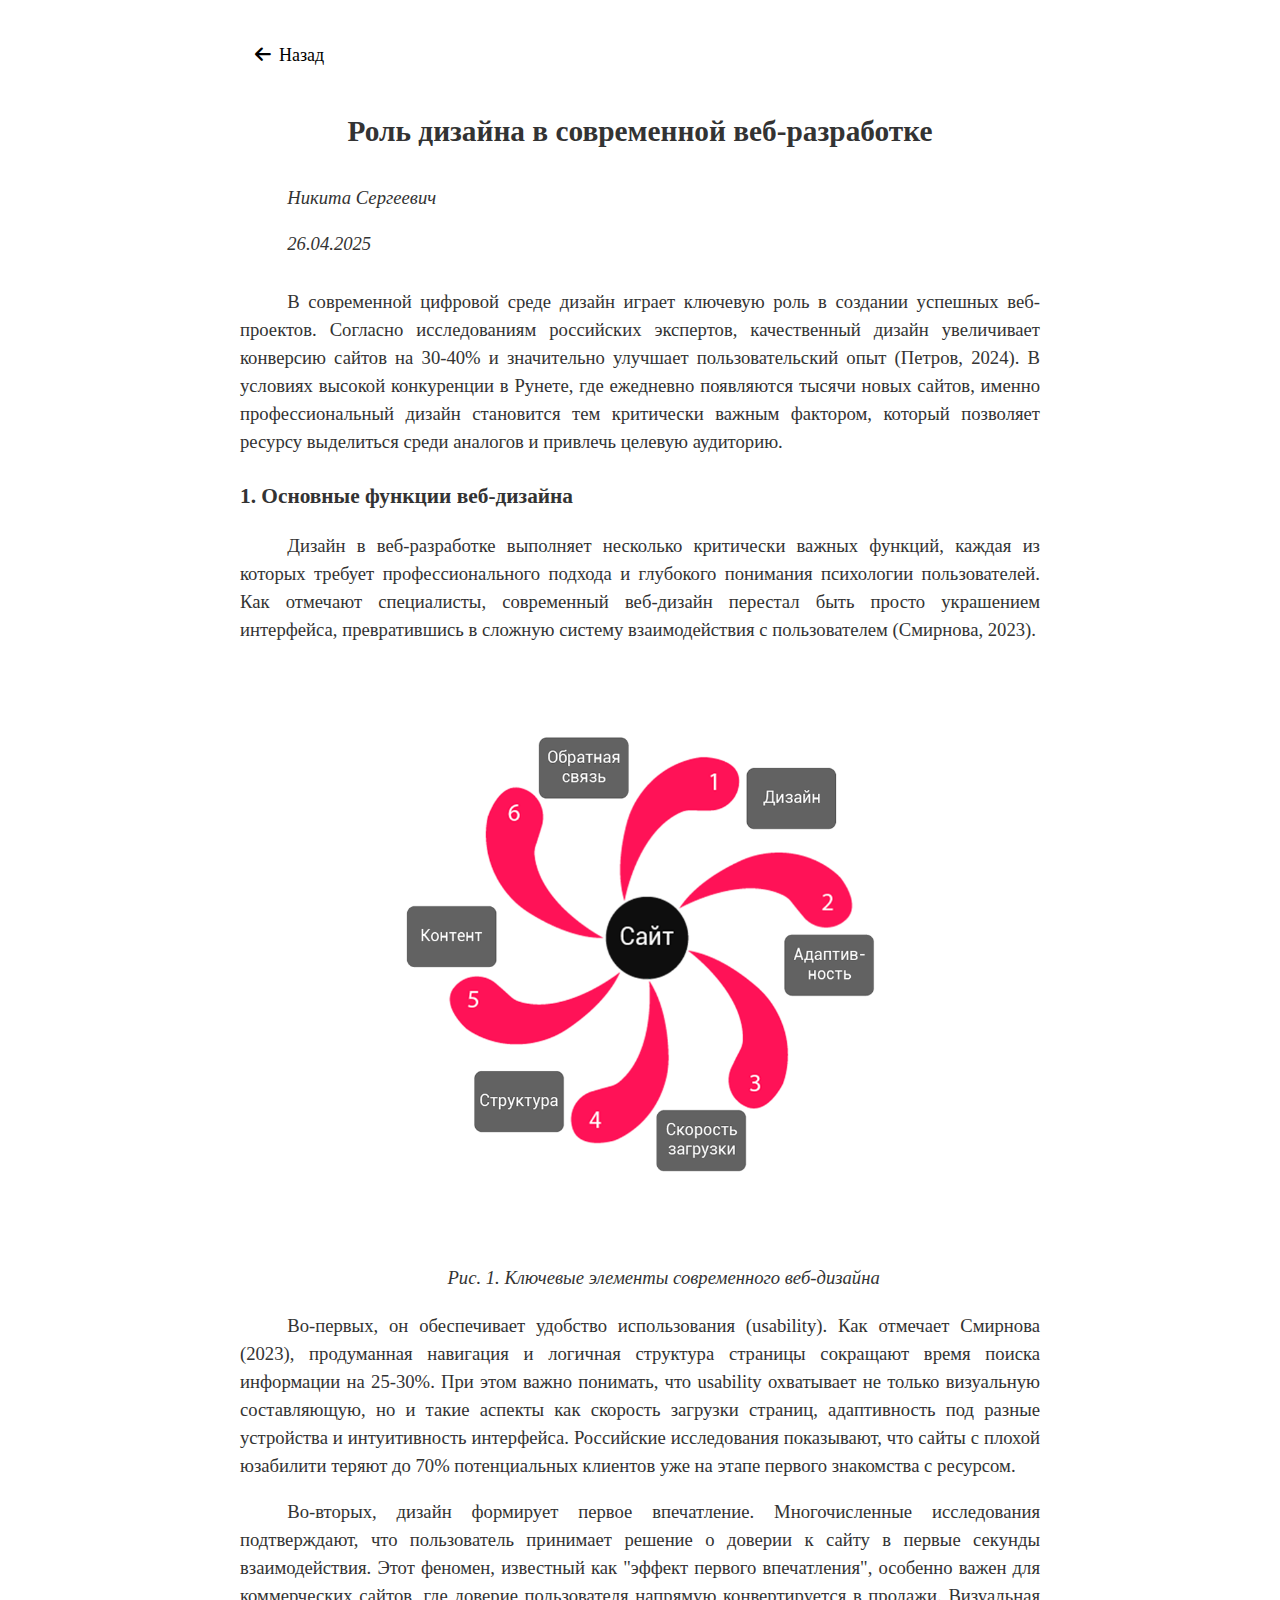
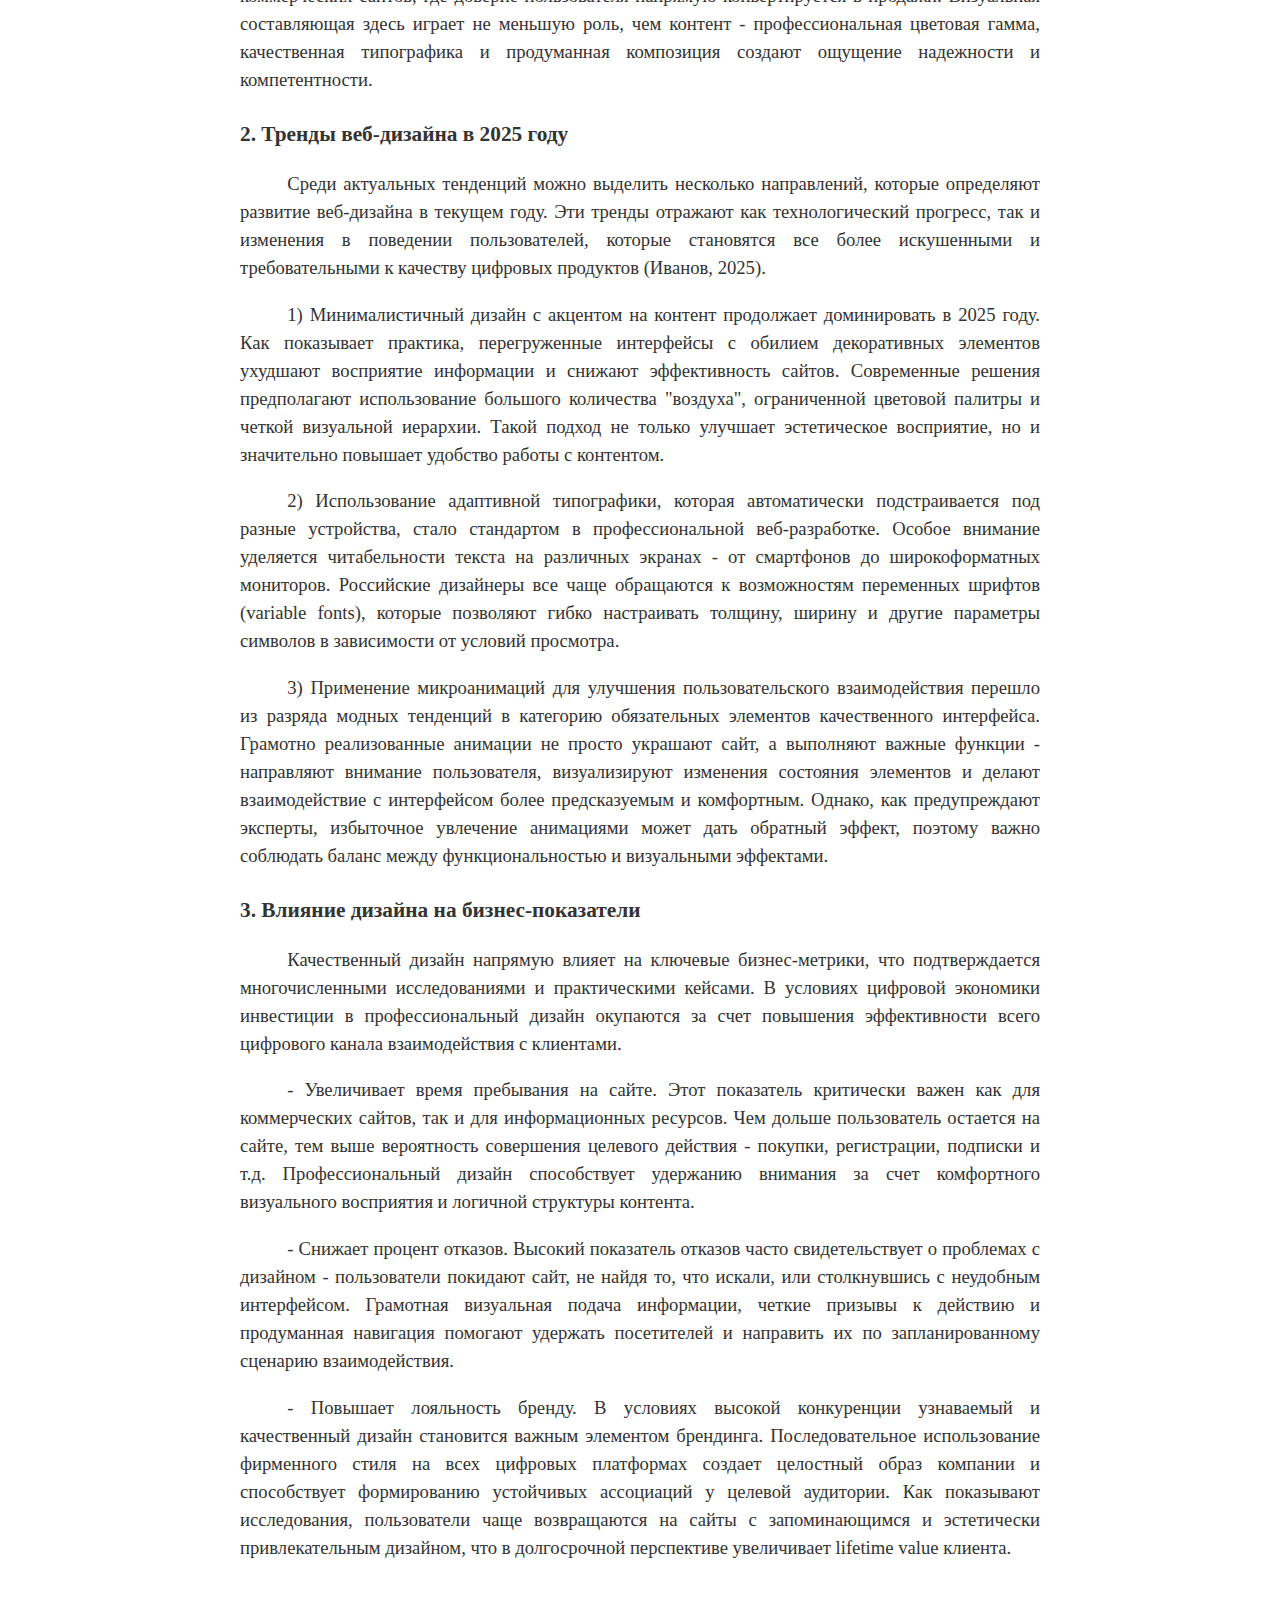
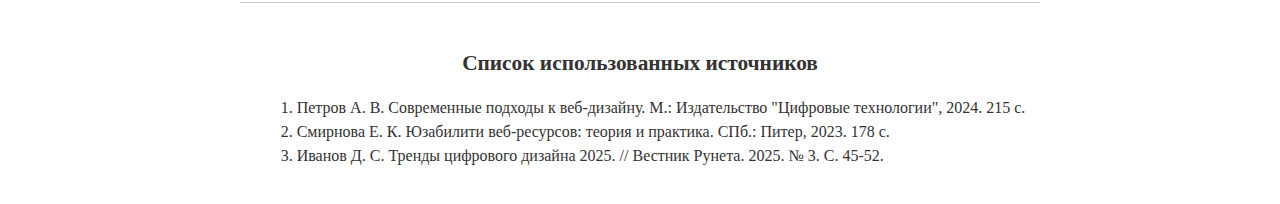
<file: href/Статьи/Дизайн в веб-разработке.html>
<!DOCTYPE html>
<html lang="ru">
<head>
    <meta charset="UTF-8">
    <meta name="viewport" content="width=device-width, initial-scale=1.0">
    <title>CLEAR-NEWS</title>
    <link rel="icon" href="../../Image/Logo/Logo_icon.png" type="images/png">
    
    <!-- Custom CSS -->
    <link rel="stylesheet" type="text/css" href="CSS/Дизайн в веб-разработке.css">
    
    <!-- Font Awesome -->
    <link rel="stylesheet" href="https://cdnjs.cloudflare.com/ajax/libs/font-awesome/6.4.0/css/all.min.css">
    
</head>
<body>
   
    <header>
        <div id="navigation_bar">
            <div class="container">
                <a href="..\..\Статьи.html" class="back-link">
                    <i class="fas fa-arrow-left"></i>
                    Назад
                </a>
            </div>
        </div>
    </header>
    
    <h1>Роль дизайна в современной веб-разработке</h1>
    
    <div class="article-meta">
        <p>Никита Сергеевич</p>
        <p>26.04.2025</p>
    </div>

    <p>В современной цифровой среде дизайн играет ключевую роль в создании успешных веб-проектов. Согласно исследованиям российских экспертов, качественный дизайн увеличивает конверсию сайтов на 30-40% и значительно улучшает пользовательский опыт (Петров, 2024). В условиях высокой конкуренции в Рунете, где ежедневно появляются тысячи новых сайтов, именно профессиональный дизайн становится тем критически важным фактором, который позволяет ресурсу выделиться среди аналогов и привлечь целевую аудиторию.</p>

    <h2>1. Основные функции веб-дизайна</h2>
    
    <p>Дизайн в веб-разработке выполняет несколько критически важных функций, каждая из которых требует профессионального подхода и глубокого понимания психологии пользователей. Как отмечают специалисты, современный веб-дизайн перестал быть просто украшением интерфейса, превратившись в сложную систему взаимодействия с пользователем (Смирнова, 2023).</p>
    
    <div class="figure">
        <img src="Image/Элементы веб-сайта.png" alt="Основные элементы веб-дизайна">
        <p class="figure-caption">Рис. 1. Ключевые элементы современного веб-дизайна</p>
    </div>
    
    <p>Во-первых, он обеспечивает удобство использования (usability). Как отмечает Смирнова (2023), продуманная навигация и логичная структура страницы сокращают время поиска информации на 25-30%. При этом важно понимать, что usability охватывает не только визуальную составляющую, но и такие аспекты как скорость загрузки страниц, адаптивность под разные устройства и интуитивность интерфейса. Российские исследования показывают, что сайты с плохой юзабилити теряют до 70% потенциальных клиентов уже на этапе первого знакомства с ресурсом.</p>
    
    <p>Во-вторых, дизайн формирует первое впечатление. Многочисленные исследования подтверждают, что пользователь принимает решение о доверии к сайту в первые секунды взаимодействия. Этот феномен, известный как "эффект первого впечатления", особенно важен для коммерческих сайтов, где доверие пользователя напрямую конвертируется в продажи. Визуальная составляющая здесь играет не меньшую роль, чем контент - профессиональная цветовая гамма, качественная типографика и продуманная композиция создают ощущение надежности и компетентности.</p>

    <h2>2. Тренды веб-дизайна в 2025 году</h2>
    
    <p>Среди актуальных тенденций можно выделить несколько направлений, которые определяют развитие веб-дизайна в текущем году. Эти тренды отражают как технологический прогресс, так и изменения в поведении пользователей, которые становятся все более искушенными и требовательными к качеству цифровых продуктов (Иванов, 2025).</p>
    
    <p>1) Минималистичный дизайн с акцентом на контент продолжает доминировать в 2025 году. Как показывает практика, перегруженные интерфейсы с обилием декоративных элементов ухудшают восприятие информации и снижают эффективность сайтов. Современные решения предполагают использование большого количества "воздуха", ограниченной цветовой палитры и четкой визуальной иерархии. Такой подход не только улучшает эстетическое восприятие, но и значительно повышает удобство работы с контентом.</p>
    
    <p>2) Использование адаптивной типографики, которая автоматически подстраивается под разные устройства, стало стандартом в профессиональной веб-разработке. Особое внимание уделяется читабельности текста на различных экранах - от смартфонов до широкоформатных мониторов. Российские дизайнеры все чаще обращаются к возможностям переменных шрифтов (variable fonts), которые позволяют гибко настраивать толщину, ширину и другие параметры символов в зависимости от условий просмотра.</p>
    
    <p>3) Применение микроанимаций для улучшения пользовательского взаимодействия перешло из разряда модных тенденций в категорию обязательных элементов качественного интерфейса. Грамотно реализованные анимации не просто украшают сайт, а выполняют важные функции - направляют внимание пользователя, визуализируют изменения состояния элементов и делают взаимодействие с интерфейсом более предсказуемым и комфортным. Однако, как предупреждают эксперты, избыточное увлечение анимациями может дать обратный эффект, поэтому важно соблюдать баланс между функциональностью и визуальными эффектами.</p>

    <h2>3. Влияние дизайна на бизнес-показатели</h2>
    
    <p>Качественный дизайн напрямую влияет на ключевые бизнес-метрики, что подтверждается многочисленными исследованиями и практическими кейсами. В условиях цифровой экономики инвестиции в профессиональный дизайн окупаются за счет повышения эффективности всего цифрового канала взаимодействия с клиентами.</p>
    
    <p>- Увеличивает время пребывания на сайте. Этот показатель критически важен как для коммерческих сайтов, так и для информационных ресурсов. Чем дольше пользователь остается на сайте, тем выше вероятность совершения целевого действия - покупки, регистрации, подписки и т.д. Профессиональный дизайн способствует удержанию внимания за счет комфортного визуального восприятия и логичной структуры контента.</p>
    
    <p>- Снижает процент отказов. Высокий показатель отказов часто свидетельствует о проблемах с дизайном - пользователи покидают сайт, не найдя то, что искали, или столкнувшись с неудобным интерфейсом. Грамотная визуальная подача информации, четкие призывы к действию и продуманная навигация помогают удержать посетителей и направить их по запланированному сценарию взаимодействия.</p>
    
    <p>- Повышает лояльность бренду. В условиях высокой конкуренции узнаваемый и качественный дизайн становится важным элементом брендинга. Последовательное использование фирменного стиля на всех цифровых платформах создает целостный образ компании и способствует формированию устойчивых ассоциаций у целевой аудитории. Как показывают исследования, пользователи чаще возвращаются на сайты с запоминающимся и эстетически привлекательным дизайном, что в долгосрочной перспективе увеличивает lifetime value клиента.</p>

    <div class="references">
        <h2>Список использованных источников</h2>
        <ol>
            <li>Петров А. В. Современные подходы к веб-дизайну. М.: Издательство "Цифровые технологии", 2024. 215 с.</li>
            <li>Смирнова Е. К. Юзабилити веб-ресурсов: теория и практика. СПб.: Питер, 2023. 178 с.</li>
            <li>Иванов Д. С. Тренды цифрового дизайна 2025. // Вестник Рунета. 2025. № 3. С. 45-52.</li>
        </ol>
    </div>
</body>
</html>
</file>
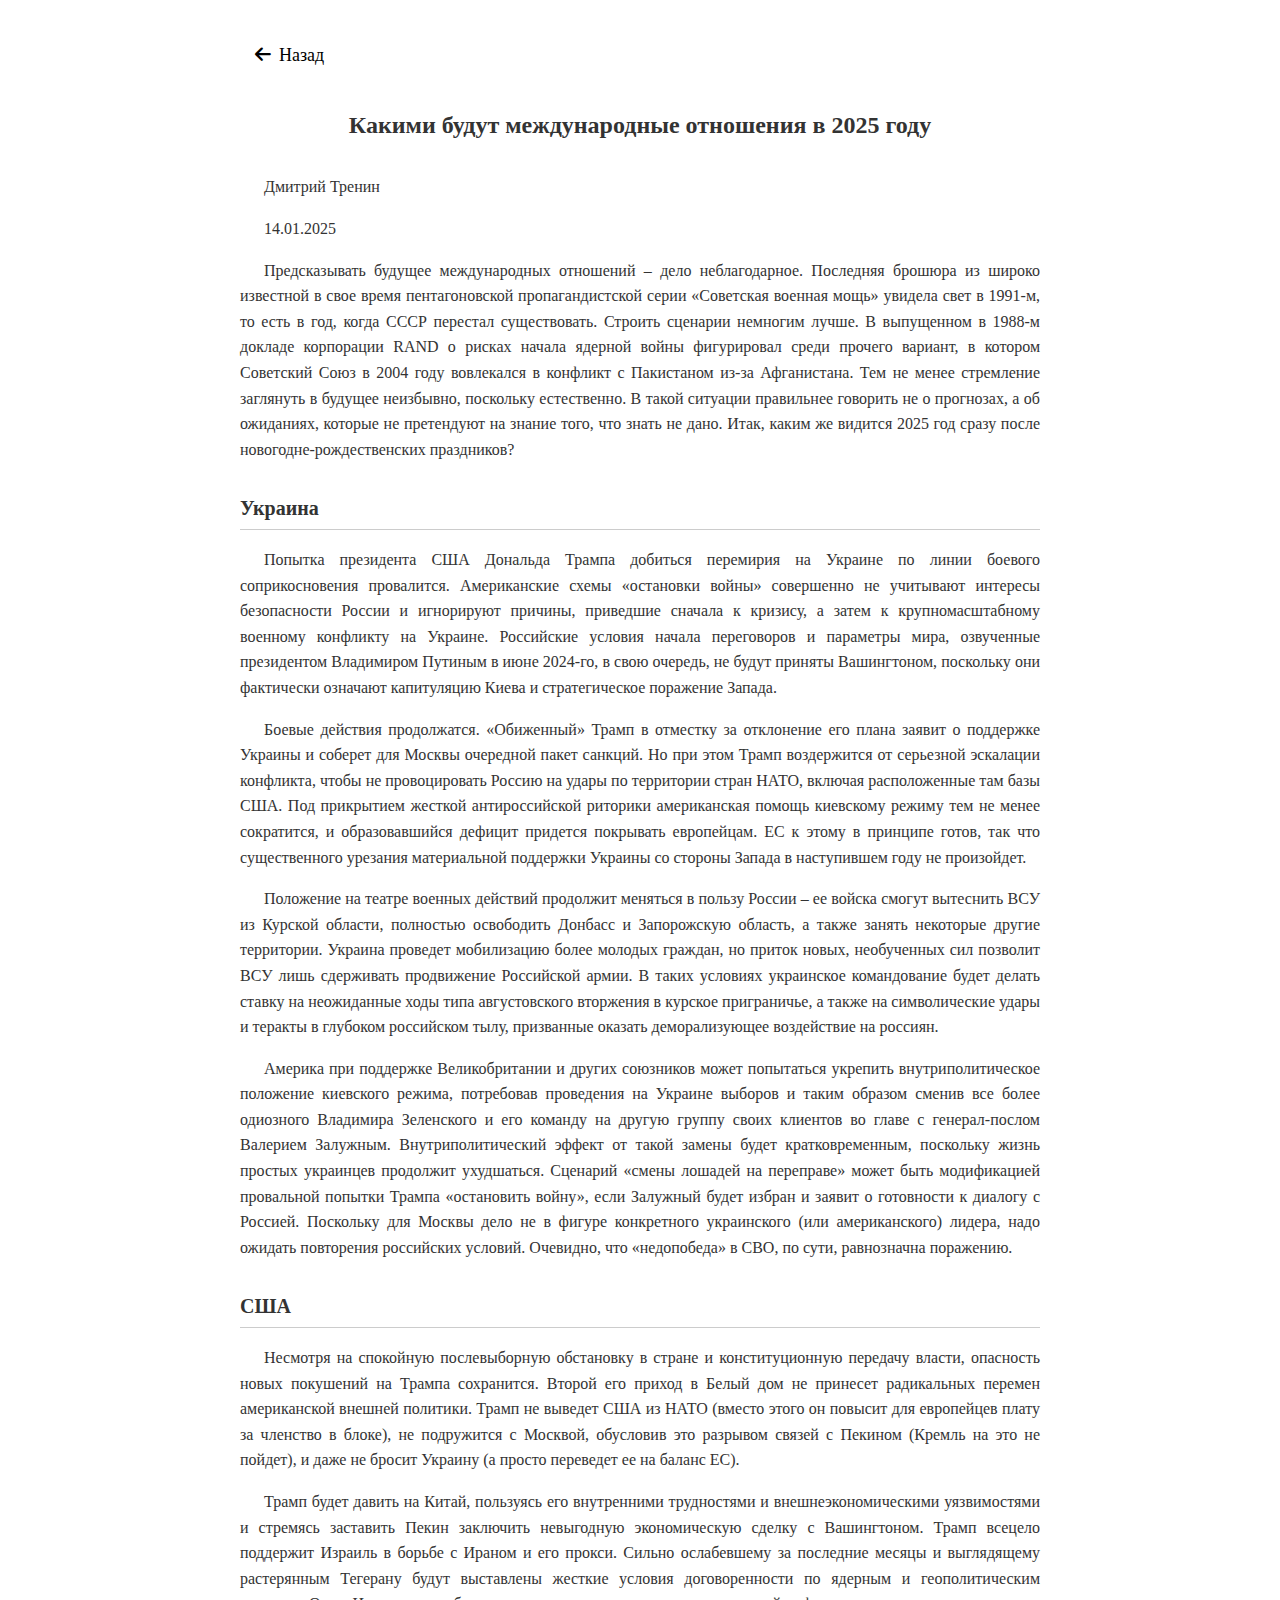
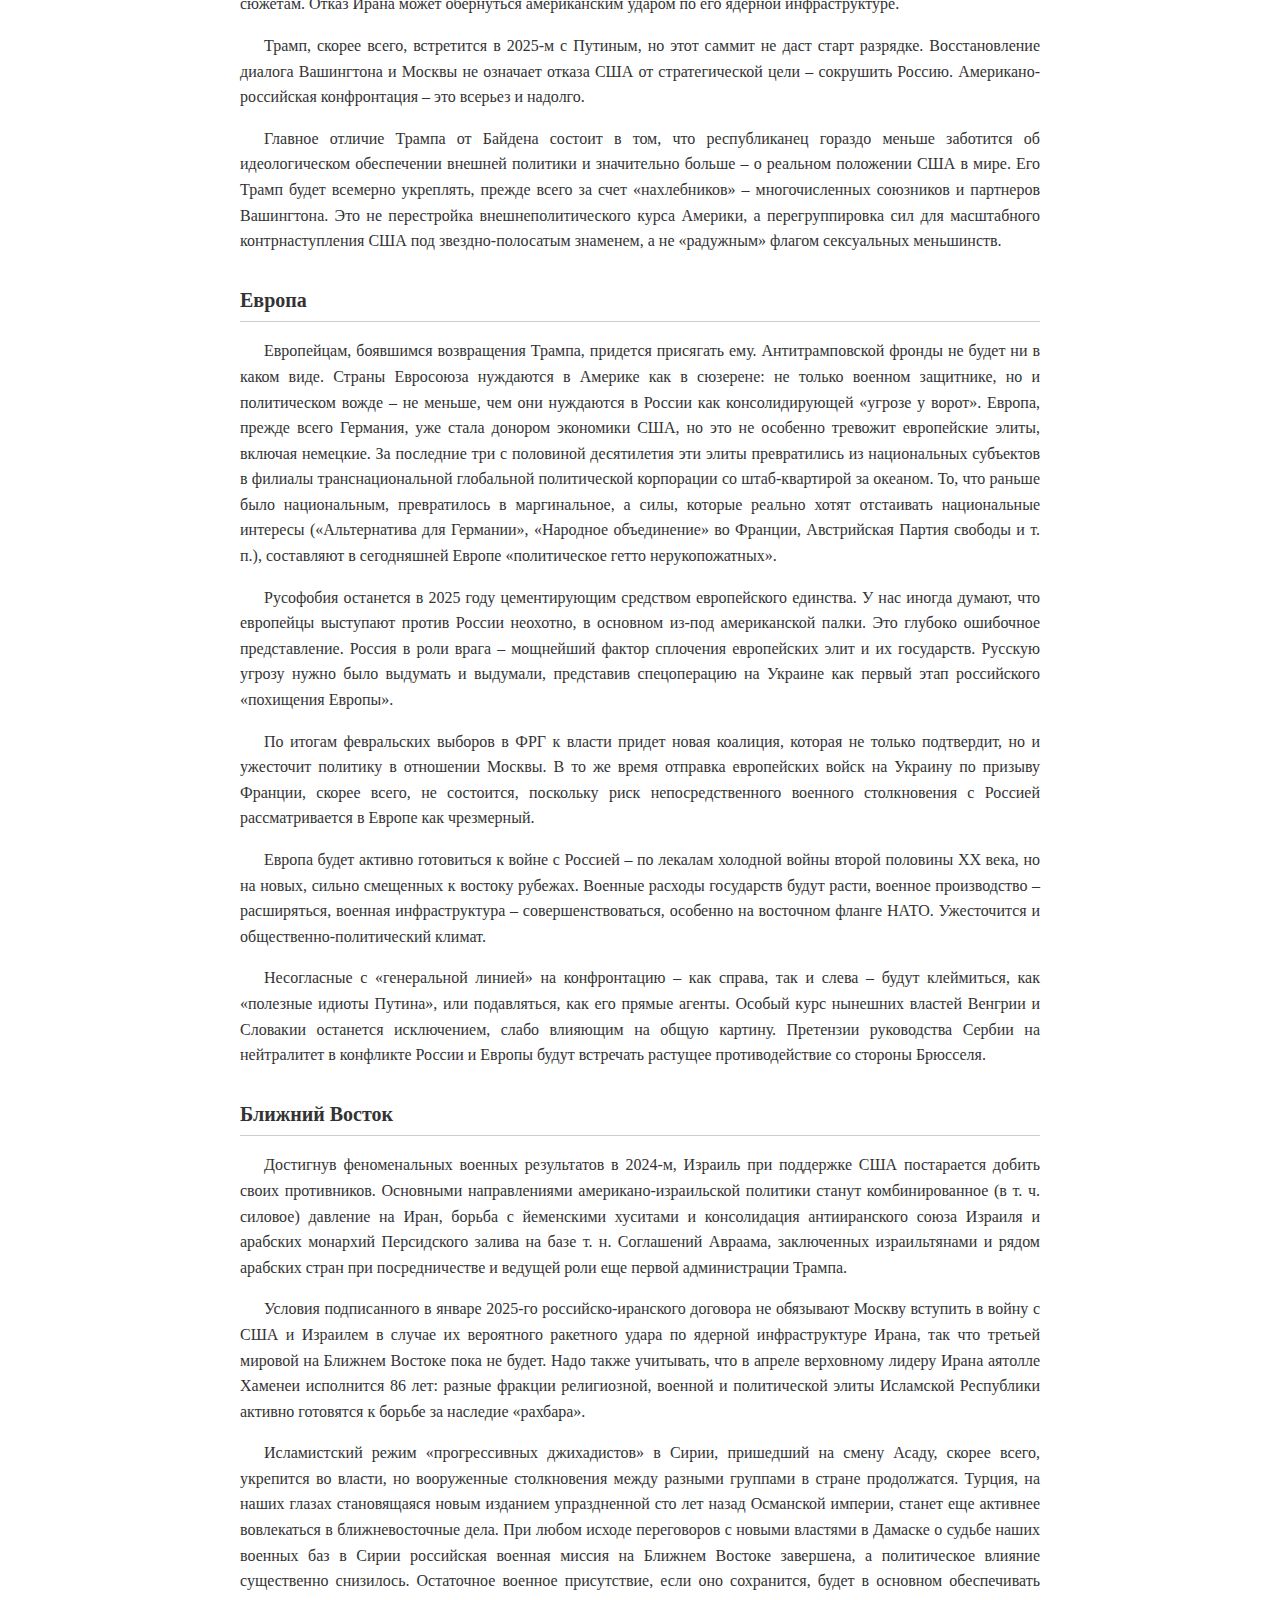
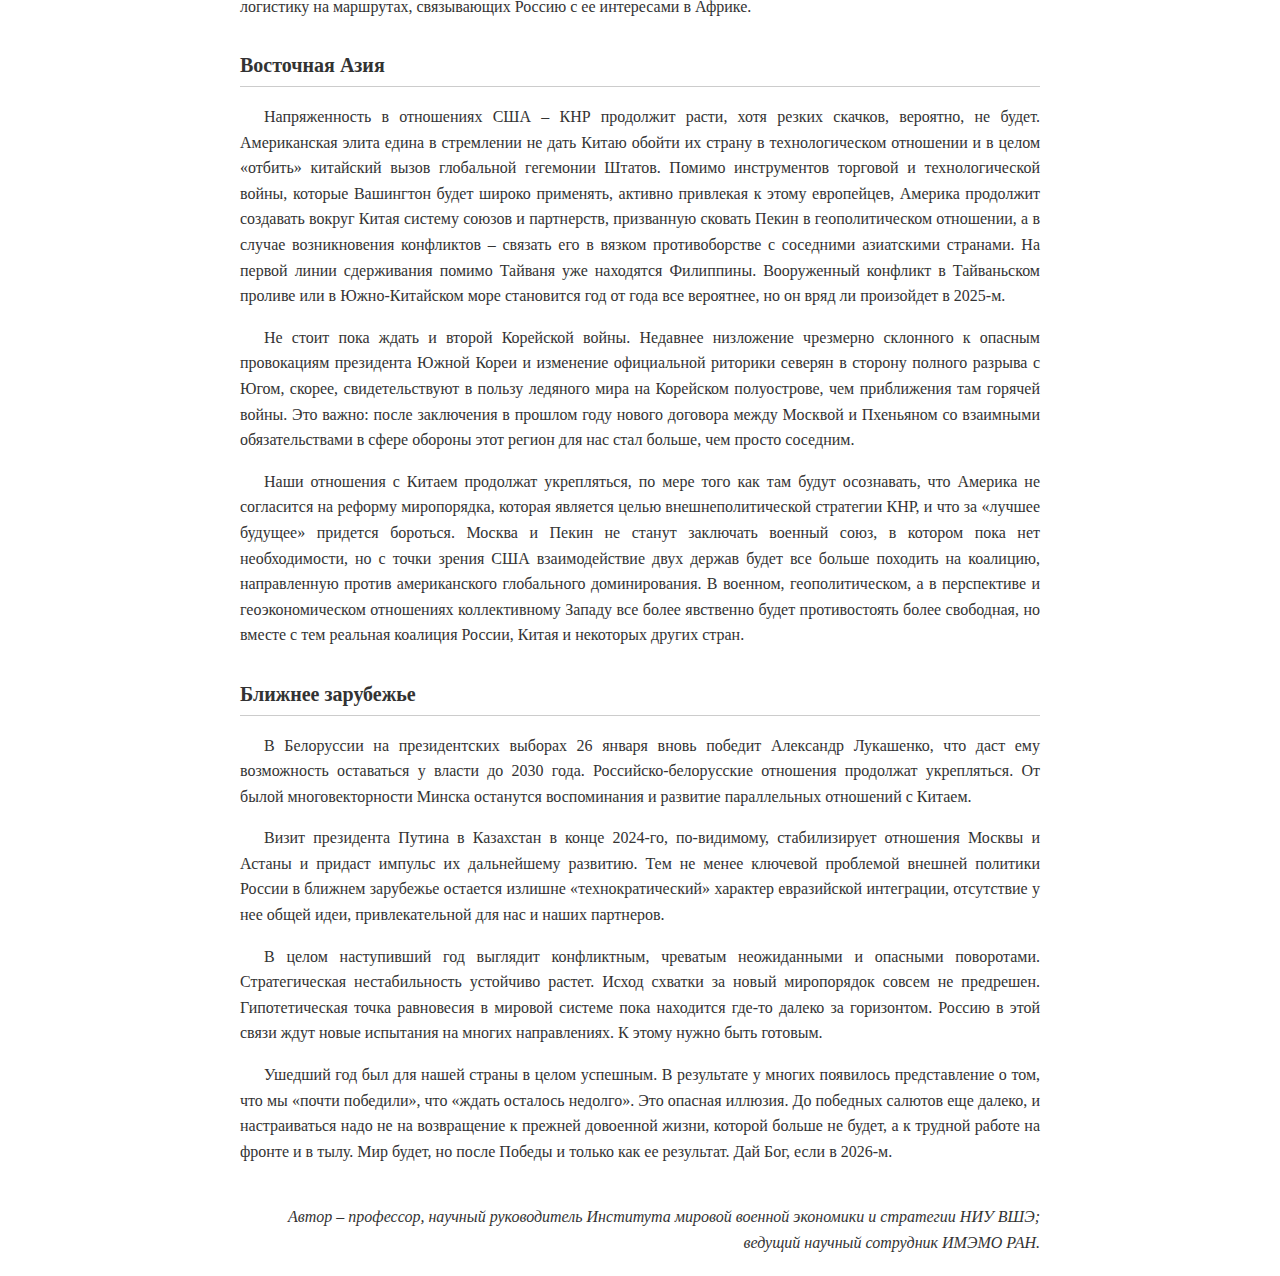
<file: href/Статьи/Какими будут международные отношения в 2025 году.html>
<!DOCTYPE html>
<html lang="ru">
<head>
    <meta charset="UTF-8">
    <meta name="viewport" content="width=device-width, initial-scale=1.0">
    <title>CLEAR-NEWS</title>
    <link rel="icon" href="../../Image/Logo/Logo_icon.png" type="images/png">
    
    <!-- Custom CSS -->
    <link rel="stylesheet" type="text/css" href="CSS/Какими будут международные отношения в 2025 году.css">
    
    <!-- Font Awesome -->
    <link rel="stylesheet" href="https://cdnjs.cloudflare.com/ajax/libs/font-awesome/6.4.0/css/all.min.css">
    
</head>
<body>
   
    <header>
        <div id="navigation_bar">
            <div class="container">
                <a href="..\..\Статьи.html" class="back-link">
                    <i class="fas fa-arrow-left"></i>
                    Назад
                </a>
            </div>
        </div>
    </header>
    
    <h1>Какими будут международные отношения в 2025 году</h1>
    
    <div class="article-meta">
        <p>Дмитрий Тренин</p>
        <p>14.01.2025</p>
    </div>

    <p>Предсказывать будущее международных отношений – дело неблагодарное. Последняя брошюра из широко известной в свое время пентагоновской пропагандистской серии «Советская военная мощь» увидела свет в 1991-м, то есть в год, когда СССР перестал существовать. Строить сценарии немногим лучше. В выпущенном в 1988-м докладе корпорации RAND о рисках начала ядерной войны фигурировал среди прочего вариант, в котором Советский Союз в 2004 году вовлекался в конфликт с Пакистаном из-за Афганистана. Тем не менее стремление заглянуть в будущее неизбывно, поскольку естественно. В такой ситуации правильнее говорить не о прогнозах, а об ожиданиях, которые не претендуют на знание того, что знать не дано. Итак, каким же видится 2025 год сразу после новогодне-рождественских праздников?</p>

    <h2>Украина</h2>
    <p>Попытка президента США Дональда Трампа добиться перемирия на Украине по линии боевого соприкосновения провалится. Американские схемы «остановки войны» совершенно не учитывают интересы безопасности России и игнорируют причины, приведшие сначала к кризису, а затем к крупномасштабному военному конфликту на Украине. Российские условия начала переговоров и параметры мира, озвученные президентом Владимиром Путиным в июне 2024-го, в свою очередь, не будут приняты Вашингтоном, поскольку они фактически означают капитуляцию Киева и стратегическое поражение Запада.</p>

    <p>Боевые действия продолжатся. «Обиженный» Трамп в отместку за отклонение его плана заявит о поддержке Украины и соберет для Москвы очередной пакет санкций. Но при этом Трамп воздержится от серьезной эскалации конфликта, чтобы не провоцировать Россию на удары по территории стран НАТО, включая расположенные там базы США. Под прикрытием жесткой антироссийской риторики американская помощь киевскому режиму тем не менее сократится, и образовавшийся дефицит придется покрывать европейцам. ЕС к этому в принципе готов, так что существенного урезания материальной поддержки Украины со стороны Запада в наступившем году не произойдет.</p>

    <p>Положение на театре военных действий продолжит меняться в пользу России – ее войска смогут вытеснить ВСУ из Курской области, полностью освободить Донбасс и Запорожскую область, а также занять некоторые другие территории. Украина проведет мобилизацию более молодых граждан, но приток новых, необученных сил позволит ВСУ лишь сдерживать продвижение Российской армии. В таких условиях украинское командование будет делать ставку на неожиданные ходы типа августовского вторжения в курское приграничье, а также на символические удары и теракты в глубоком российском тылу, призванные оказать деморализующее воздействие на россиян.</p>

    <p>Америка при поддержке Великобритании и других союзников может попытаться укрепить внутриполитическое положение киевского режима, потребовав проведения на Украине выборов и таким образом сменив все более одиозного Владимира Зеленского и его команду на другую группу своих клиентов во главе с генерал-послом Валерием Залужным. Внутриполитический эффект от такой замены будет кратковременным, поскольку жизнь простых украинцев продолжит ухудшаться. Сценарий «смены лошадей на переправе» может быть модификацией провальной попытки Трампа «остановить войну», если Залужный будет избран и заявит о готовности к диалогу с Россией. Поскольку для Москвы дело не в фигуре конкретного украинского (или американского) лидера, надо ожидать повторения российских условий. Очевидно, что «недопобеда» в СВО, по сути, равнозначна поражению.</p>

    <h2>США</h2>
    <p>Несмотря на спокойную послевыборную обстановку в стране и конституционную передачу власти, опасность новых покушений на Трампа сохранится. Второй его приход в Белый дом не принесет радикальных перемен американской внешней политики. Трамп не выведет США из НАТО (вместо этого он повысит для европейцев плату за членство в блоке), не подружится с Москвой, обусловив это разрывом связей с Пекином (Кремль на это не пойдет), и даже не бросит Украину (а просто переведет ее на баланс ЕС).</p>

    <p>Трамп будет давить на Китай, пользуясь его внутренними трудностями и внешнеэкономическими уязвимостями и стремясь заставить Пекин заключить невыгодную экономическую сделку с Вашингтоном. Трамп всецело поддержит Израиль в борьбе с Ираном и его прокси. Сильно ослабевшему за последние месяцы и выглядящему растерянным Тегерану будут выставлены жесткие условия договоренности по ядерным и геополитическим сюжетам. Отказ Ирана может обернуться американским ударом по его ядерной инфраструктуре.</p>

    <p>Трамп, скорее всего, встретится в 2025-м с Путиным, но этот саммит не даст старт разрядке. Восстановление диалога Вашингтона и Москвы не означает отказа США от стратегической цели – сокрушить Россию. Американо-российская конфронтация – это всерьез и надолго.</p>

    <p>Главное отличие Трампа от Байдена состоит в том, что республиканец гораздо меньше заботится об идеологическом обеспечении внешней политики и значительно больше – о реальном положении США в мире. Его Трамп будет всемерно укреплять, прежде всего за счет «нахлебников» – многочисленных союзников и партнеров Вашингтона. Это не перестройка внешнеполитического курса Америки, а перегруппировка сил для масштабного контрнаступления США под звездно-полосатым знаменем, а не «радужным» флагом сексуальных меньшинств.</p>

    <h2>Европа</h2>
    <p>Европейцам, боявшимся возвращения Трампа, придется присягать ему. Антитрамповской фронды не будет ни в каком виде. Страны Евросоюза нуждаются в Америке как в сюзерене: не только военном защитнике, но и политическом вожде – не меньше, чем они нуждаются в России как консолидирующей «угрозе у ворот». Европа, прежде всего Германия, уже стала донором экономики США, но это не особенно тревожит европейские элиты, включая немецкие. За последние три с половиной десятилетия эти элиты превратились из национальных субъектов в филиалы транснациональной глобальной политической корпорации со штаб-квартирой за океаном. То, что раньше было национальным, превратилось в маргинальное, а силы, которые реально хотят отстаивать национальные интересы («Альтернатива для Германии», «Народное объединение» во Франции, Австрийская Партия свободы и т. п.), составляют в сегодняшней Европе «политическое гетто нерукопожатных».</p>

    <p>Русофобия останется в 2025 году цементирующим средством европейского единства. У нас иногда думают, что европейцы выступают против России неохотно, в основном из-под американской палки. Это глубоко ошибочное представление. Россия в роли врага – мощнейший фактор сплочения европейских элит и их государств. Русскую угрозу нужно было выдумать и выдумали, представив спецоперацию на Украине как первый этап российского «похищения Европы».</p>

    <p>По итогам февральских выборов в ФРГ к власти придет новая коалиция, которая не только подтвердит, но и ужесточит политику в отношении Москвы. В то же время отправка европейских войск на Украину по призыву Франции, скорее всего, не состоится, поскольку риск непосредственного военного столкновения с Россией рассматривается в Европе как чрезмерный.</p>

    <p>Европа будет активно готовиться к войне с Россией – по лекалам холодной войны второй половины ХХ века, но на новых, сильно смещенных к востоку рубежах. Военные расходы государств будут расти, военное производство – расширяться, военная инфраструктура – совершенствоваться, особенно на восточном фланге НАТО. Ужесточится и общественно-политический климат.</p>

    <p>Несогласные с «генеральной линией» на конфронтацию – как справа, так и слева – будут клеймиться, как «полезные идиоты Путина», или подавляться, как его прямые агенты. Особый курс нынешних властей Венгрии и Словакии останется исключением, слабо влияющим на общую картину. Претензии руководства Сербии на нейтралитет в конфликте России и Европы будут встречать растущее противодействие со стороны Брюсселя.</p>

    <h2>Ближний Восток</h2>
    <p>Достигнув феноменальных военных результатов в 2024-м, Израиль при поддержке США постарается добить своих противников. Основными направлениями американо-израильской политики станут комбинированное (в т. ч. силовое) давление на Иран, борьба с йеменскими хуситами и консолидация антииранского союза Израиля и арабских монархий Персидского залива на базе т. н. Соглашений Авраама, заключенных израильтянами и рядом арабских стран при посредничестве и ведущей роли еще первой администрации Трампа.</p>

    <p>Условия подписанного в январе 2025-го российско-иранского договора не обязывают Москву вступить в войну с США и Израилем в случае их вероятного ракетного удара по ядерной инфраструктуре Ирана, так что третьей мировой на Ближнем Востоке пока не будет. Надо также учитывать, что в апреле верховному лидеру Ирана аятолле Хаменеи исполнится 86 лет: разные фракции религиозной, военной и политической элиты Исламской Республики активно готовятся к борьбе за наследие «рахбара».</p>

    <p>Исламистский режим «прогрессивных джихадистов» в Сирии, пришедший на смену Асаду, скорее всего, укрепится во власти, но вооруженные столкновения между разными группами в стране продолжатся. Турция, на наших глазах становящаяся новым изданием упраздненной сто лет назад Османской империи, станет еще активнее вовлекаться в ближневосточные дела. При любом исходе переговоров с новыми властями в Дамаске о судьбе наших военных баз в Сирии российская военная миссия на Ближнем Востоке завершена, а политическое влияние существенно снизилось. Остаточное военное присутствие, если оно сохранится, будет в основном обеспечивать логистику на маршрутах, связывающих Россию с ее интересами в Африке.</p>

    <h2>Восточная Азия</h2>
    <p>Напряженность в отношениях США – КНР продолжит расти, хотя резких скачков, вероятно, не будет. Американская элита едина в стремлении не дать Китаю обойти их страну в технологическом отношении и в целом «отбить» китайский вызов глобальной гегемонии Штатов. Помимо инструментов торговой и технологической войны, которые Вашингтон будет широко применять, активно привлекая к этому европейцев, Америка продолжит создавать вокруг Китая систему союзов и партнерств, призванную сковать Пекин в геополитическом отношении, а в случае возникновения конфликтов – связать его в вязком противоборстве с соседними азиатскими странами. На первой линии сдерживания помимо Тайваня уже находятся Филиппины. Вооруженный конфликт в Тайваньском проливе или в Южно-Китайском море становится год от года все вероятнее, но он вряд ли произойдет в 2025-м.</p>

    <p>Не стоит пока ждать и второй Корейской войны. Недавнее низложение чрезмерно склонного к опасным провокациям президента Южной Кореи и изменение официальной риторики северян в сторону полного разрыва с Югом, скорее, свидетельствуют в пользу ледяного мира на Корейском полуострове, чем приближения там горячей войны. Это важно: после заключения в прошлом году нового договора между Москвой и Пхеньяном со взаимными обязательствами в сфере обороны этот регион для нас стал больше, чем просто соседним.</p>

    <p>Наши отношения с Китаем продолжат укрепляться, по мере того как там будут осознавать, что Америка не согласится на реформу миропорядка, которая является целью внешнеполитической стратегии КНР, и что за «лучшее будущее» придется бороться. Москва и Пекин не станут заключать военный союз, в котором пока нет необходимости, но с точки зрения США взаимодействие двух держав будет все больше походить на коалицию, направленную против американского глобального доминирования. В военном, геополитическом, а в перспективе и геоэкономическом отношениях коллективному Западу все более явственно будет противостоять более свободная, но вместе с тем реальная коалиция России, Китая и некоторых других стран.</p>

    <h2>Ближнее зарубежье</h2>
    <p>В Белоруссии на президентских выборах 26 января вновь победит Александр Лукашенко, что даст ему возможность оставаться у власти до 2030 года. Российско-белорусские отношения продолжат укрепляться. От былой многовекторности Минска останутся воспоминания и развитие параллельных отношений с Китаем.</p>

    <p>Визит президента Путина в Казахстан в конце 2024-го, по-видимому, стабилизирует отношения Москвы и Астаны и придаст импульс их дальнейшему развитию. Тем не менее ключевой проблемой внешней политики России в ближнем зарубежье остается излишне «технократический» характер евразийской интеграции, отсутствие у нее общей идеи, привлекательной для нас и наших партнеров.</p>

    <p>В целом наступивший год выглядит конфликтным, чреватым неожиданными и опасными поворотами. Стратегическая нестабильность устойчиво растет. Исход схватки за новый миропорядок совсем не предрешен. Гипотетическая точка равновесия в мировой системе пока находится где-то далеко за горизонтом. Россию в этой связи ждут новые испытания на многих направлениях. К этому нужно быть готовым.</p>

    <p>Ушедший год был для нашей страны в целом успешным. В результате у многих появилось представление о том, что мы «почти победили», что «ждать осталось недолго». Это опасная иллюзия. До победных салютов еще далеко, и настраиваться надо не на возвращение к прежней довоенной жизни, которой больше не будет, а к трудной работе на фронте и в тылу. Мир будет, но после Победы и только как ее результат. Дай Бог, если в 2026-м.</p>

    <div class="author">
        Автор – профессор, научный руководитель Института мировой военной экономики и стратегии НИУ ВШЭ; ведущий научный сотрудник ИМЭМО РАН.
    </div>
    
</body>
</html>
</file>
<file: CSS/Index.css>
* {
    margin: 0;
    padding: 0;
    box-sizing: border-box;
    font-family: 'Arial', sans-serif;
}

body {
    background-color: #f8f9fa;
}

header {
    position: sticky;
    top: 0;
    background: #000;
    z-index: 1000;
    box-shadow: 0 2px 10px rgba(0, 0, 0, 0.1);
}

#navigation_bar {
    width: 100%;
    min-height: 70px;
    color: white;
    display: flex;
    align-items: center;
}

.logo_bar img {
    height: 50px;
    transition: transform 0.3s ease;
}

#navigation_bar ul {
    display: flex;
    list-style: none;
    margin-left: auto;
    align-items: center;
}

#navigation_bar ul li a {
    color: white;
    text-decoration: none;
    font-size: 18px;
    padding: 8px 12px;
    transition: all 0.3s ease;
}

.page-title {
    margin: 50px 0 30px;
    font-size: 36px;
    font-weight: 700;
    text-align: center;
    color: #000;
}

#Text_New {
    margin: 50px 0 30px;
    font-size: 36px;
    font-weight: 700;
    text-align: center;
    color: #000;
}

.article-meta {
    display: flex;
    justify-content: space-between;
    color: #888;
    font-size: 14px;
    margin-left: auto;
    margin-top: 5px;
    margin-bottom: 10px;
}

#img_new {
    display: flex;
    justify-content: center;
    margin: 0 auto;
    max-width: 1200px;
    padding: 0 15px;
}

#img_new ul {
    display: grid;
    grid-template-columns: repeat(auto-fill, minmax(280px, 1fr));
    gap: 25px;
    width: 100%;
    list-style: none;
    padding: 0;
}

#img_new ul li {
    background: #fff;
    border-radius: 15px;
    padding: 20px;
    box-shadow: 0 5px 15px rgba(0, 0, 0, 0.1);
    transition: transform 0.3s ease, box-shadow 0.3s ease;
    display: flex;
    flex-direction: column;
    align-items: center;
    text-align: center;
}

#img_new ul li:hover {
    transform: translateY(-5px);
    box-shadow: 0 10px 25px rgba(0, 0, 0, 0.15);
}

.img {
    width: 100%;
    height: 180px;
    object-fit: cover;
    border-radius: 10px;
    margin-bottom: 15px;
}

#img_new ul li a {
    color: #333;
    text-decoration: none;
    font-size: 18px;
    font-weight: 600;
    margin-top: auto;
    transition: color 0.3s ease;
}

#img_new ul li a:hover {
    color: #2a48f5;
}

.card-img-top {
    width: 100%;
    height: 180px;
    object-fit: cover;
}

.card_margin {
    margin-bottom: 15px;
}

.card {
    display: flex;
    flex-direction: column;
    height: 100%;
}

.card-title {
    height: 90px;
}

.card-body {
    flex: 1;
    display: flex;
    flex-direction: column;
}

.card-body .btn {
    margin-top: auto;
}
</file>
<file: site/CSS/Index.css>
* {
    margin: 0;
    padding: 0;
    box-sizing: border-box;
    font-family: 'Arial', sans-serif;
}

body {
    background-color: #f8f9fa;
}

header {
    position: sticky;
    top: 0;
    background: #000;
    z-index: 1000;
    box-shadow: 0 2px 10px rgba(0, 0, 0, 0.1);
}

#navigation_bar {
    width: 100%;
    min-height: 70px;
    color: white;
    display: flex;
    align-items: center;
}

.logo_bar img {
    height: 50px;
    transition: transform 0.3s ease;
}

#navigation_bar ul {
    display: flex;
    list-style: none;
    margin-left: auto;
    align-items: center;
}

#navigation_bar ul li a {
    color: white;
    text-decoration: none;
    font-size: 18px;
    padding: 8px 12px;
    transition: all 0.3s ease;
}

.page-title {
    margin: 50px 0 30px;
    font-size: 36px;
    font-weight: 700;
    text-align: center;
    color: #000;
}

#Text_New {
    margin: 50px 0 30px;
    font-size: 36px;
    font-weight: 700;
    text-align: center;
    color: #000;
}

.article-meta {
    display: flex;
    justify-content: space-between;
    color: #888;
    font-size: 14px;
    margin-left: auto;
    margin-top: 5px;
    margin-bottom: 10px;
}

#img_new {
    display: flex;
    justify-content: center;
    margin: 0 auto;
    max-width: 1200px;
    padding: 0 15px;
}

#img_new ul {
    display: grid;
    grid-template-columns: repeat(auto-fill, minmax(280px, 1fr));
    gap: 25px;
    width: 100%;
    list-style: none;
    padding: 0;
}

#img_new ul li {
    background: #fff;
    border-radius: 15px;
    padding: 20px;
    box-shadow: 0 5px 15px rgba(0, 0, 0, 0.1);
    transition: transform 0.3s ease, box-shadow 0.3s ease;
    display: flex;
    flex-direction: column;
    align-items: center;
    text-align: center;
}

#img_new ul li:hover {
    transform: translateY(-5px);
    box-shadow: 0 10px 25px rgba(0, 0, 0, 0.15);
}

.img {
    width: 100%;
    height: 180px;
    object-fit: cover;
    border-radius: 10px;
    margin-bottom: 15px;
}

#img_new ul li a {
    color: #333;
    text-decoration: none;
    font-size: 18px;
    font-weight: 600;
    margin-top: auto;
    transition: color 0.3s ease;
}

#img_new ul li a:hover {
    color: #2a48f5;
}

.card-img-top {
    width: 100%;
    height: 180px;
    object-fit: cover;
}

.card_margin {
    margin-bottom: 15px;
}

.card {
    display: flex;
    flex-direction: column;
    height: 100%;
}

.card-title {
    height: 90px;
}

.card-body {
    flex: 1;
    display: flex;
    flex-direction: column;
}

.card-body .btn {
    margin-top: auto;
}
</file>
<file: CSS/Статьи.css>
* {
    margin: 0;
    padding: 0;
    box-sizing: border-box;
    font-family: 'Arial', sans-serif;
}

body {
    background-color: #f8f9fa;
}

header {
    position: sticky;
    top: 0;
    background: #000;
    z-index: 1000;
    box-shadow: 0 2px 10px rgba(0, 0, 0, 0.1);
}
 
#navigation_bar {
    width: 100%;
    min-height: 70px;
    color: white;
    display: flex;
    align-items: center;
}

.logo_bar img {
    height: 50px;
    transition: transform 0.3s ease;
}

#navigation_bar ul {
    display: flex;
    list-style: none;
    margin-left: auto;
    align-items: center;
}

#navigation_bar ul li a {
    color: white;
    text-decoration: none;
    font-size: 18px;
    padding: 8px 12px;
    transition: all 0.3s ease;
}

.page-title {
    margin: 50px 0 30px;
    font-size: 36px;
    font-weight: 700;
    text-align: center;
    color: #000;
}

.card_margin {
    margin-bottom: 15px;
}

.articles-container {
    display: grid;
    grid-template-columns: repeat(auto-fill, minmax(300px, 1fr));
    gap: 30px;
    max-width: 1200px;
    margin: 0 auto;
    padding: 0 20px;
}

.article-card {
    background: #fff;
    border-radius: 15px;
    overflow: hidden;
    box-shadow: 0 5px 15px rgba(0, 0, 0, 0.1);
    transition: transform 0.3s ease;
}

.article-card:hover {
    transform: translateY(-5px);
}

.article-image {
    width: 100%;
    height: 200px;
    object-fit: cover;
}

.article-content {
    height: 300px;
    padding: 20px;
}

.article-title {
    font-size: 20px;
    margin-bottom: 10px;
    color: #333;
}

.article-excerpt {
    color: #666;
    margin-bottom: 15px;
    line-height: 1.5;
}

.article-meta {
    display: flex;
    justify-content: space-between;
    color: #888;
    font-size: 14px;
}

.read-more {
    display: inline-block;
    padding: 8px 15px;
    background-color: #2a48f5;
    color: white;
    text-decoration: none;
    border-radius: 5px;
    margin-top: 10px;
    transition: background-color 0.3s ease;
}

.read-more:hover {
    background-color: #1a38d5;
}
</file>
<file: href/Новости/CSS/Бывшего президента Башнефти заочно арестовали по делу о мошенничестве.css>
body {
    font-family: 'Helvetica Neue', Arial, sans-serif;
    line-height: 1.6;
    max-width: 800px;
    margin: 0 auto;
    padding: 20px;
    color: #333;
}
.header {
    border-bottom: 1px solid #e1e1e1;
    padding-bottom: 15px;
    margin-bottom: 20px;
}

#navigation_bar {
    width: 100%;
    min-height: 70px;
    display: flex;
    align-items: center;
}

.back-link {
    display: flex;
    align-items: center;
    color: black;
    text-decoration: none;
    font-size: 18px;
    margin-right: auto;
    padding: 10px 15px;
    transition: color 0.3s ease;
}

.back-link:hover {
    color: #2a48f5;
}

.back-link i {
    margin-right: 8px;
}

.title {
    font-size: 28px;
    font-weight: bold;
    color: #222;
    margin-bottom: 10px;
}

.subtitle {
    font-size: 18px;
    color: #555;
    margin-bottom: 15px;
}

.date-location {
    color: #777;
    font-size: 14px;
    margin-bottom: 20px;
}

.content {
    font-size: 16px;
    margin-bottom: 20px;
}

.quote {
    background-color: #f8f9fa;
    border-left: 4px solid #d32f2f;
    padding: 15px;
    margin: 20px 0;
}

.highlight {
    font-weight: bold;
    color: #d32f2f;
}

.source {
    font-size: 12px;
    color: #777;
    text-align: right;
    margin-top: 30px;
}

.person {
    font-weight: bold;
}
</file>
<file: href/Новости/CSS/Захарова прокомментировала закрытие генконсульства России в Кракове.css>
body {
    font-family: 'Helvetica Neue', Arial, sans-serif;
    line-height: 1.6;
    max-width: 800px;
    margin: 0 auto;
    padding: 20px;
    color: #333;
}

.header {
    border-bottom: 1px solid #e1e1e1;
    padding-bottom: 15px;
    margin-bottom: 20px;
}

#navigation_bar {
    width: 100%;
    min-height: 70px;
    display: flex;
    align-items: center;
}

.back-link {
    display: flex;
    align-items: center;
    color: black;
    text-decoration: none;
    font-size: 18px;
    margin-right: auto;
    padding: 10px 15px;
    transition: color 0.3s ease;
}

.back-link:hover {
    color: #2a48f5;
}

.back-link i {
    margin-right: 8px;
}

.title {
    font-size: 28px;
    font-weight: bold;
    color: #222;
    margin-bottom: 10px;
}

.subtitle {
    font-size: 18px;
    color: #555;
    margin-bottom: 15px;
}

.date-location {
    color: #777;
    font-size: 14px;
    margin-bottom: 20px;
}

.content {
    font-size: 16px;
    margin-bottom: 20px;
}

.quote {
    background-color: #f8f9fa;
    border-left: 4px solid #d32f2f;
    padding: 15px;
    margin: 20px 0;
    font-style: italic;
}

.quote-source {
    font-weight: bold;
    margin-top: 10px;
}

.background {
    background-color: #f5f5f5;
    padding: 15px;
    border-radius: 4px;
    margin: 20px 0;
    font-size: 14px;
}

.background-title {
    font-weight: bold;
    margin-bottom: 8px;
}

.source {
    font-size: 12px;
    color: #777;
    text-align: right;
    margin-top: 30px;
}
</file>
<file: href/Новости/CSS/Правительство направит 500 миллиардов рублей на развитие судостроения.css>
body {
    font-family: 'Helvetica Neue', Arial, sans-serif;
    line-height: 1.6;
    max-width: 800px;
    margin: 0 auto;
    padding: 20px;
    color: #333;
}

.header {
    border-bottom: 1px solid #e1e1e1;
    padding-bottom: 15px;
    margin-bottom: 20px;
}

#navigation_bar {
    width: 100%;
    min-height: 70px;
    display: flex;
    align-items: center;
}

.back-link {
    display: flex;
    align-items: center;
    color: black;
    text-decoration: none;
    font-size: 18px;
    margin-right: auto;
    padding: 10px 15px;
    transition: color 0.3s ease;
}

.back-link:hover {
    color: #2a48f5;
}

.back-link i {
    margin-right: 8px;
}

.title {
    font-size: 28px;
    font-weight: bold;
    color: #222;
    margin-bottom: 10px;
}

.subtitle {
    font-size: 18px;
    color: #555;
    margin-bottom: 15px;
}

.date-location {
    color: #777;
    font-size: 14px;
    margin-bottom: 20px;
}
.content {
    font-size: 16px;
    margin-bottom: 20px;
}

.quote {
    background-color: #f8f9fa;
    border-left: 4px solid #1a73e8;
    padding: 15px;
    margin: 20px 0;
}

.highlight {
    font-weight: bold;
    color: #1a73e8;
}

.priority-list {
    background-color: #f0f7ff;
    padding: 15px;
    border-radius: 4px;
    margin: 20px 0;
}

.priority-title {
    font-weight: bold;
    margin-bottom: 10px;
    color: #1a73e8;
}

.priority-list ul {
    padding-left: 20px;
}

.priority-list li {
    margin-bottom: 8px;
}

.strategy {
    background-color: #f5f5f5;
    padding: 15px;
    border-radius: 4px;
    margin: 20px 0;
}

.strategy-title {
    font-weight: bold;
    margin-bottom: 10px;
}

.source {
    font-size: 12px;
    color: #777;
    text-align: right;
    margin-top: 30px;
}
</file>
<file: href/Новости/CSS/США и Китай заключили торговую сделку.css>
body {
    font-family: 'Helvetica Neue', Arial, sans-serif;
    line-height: 1.6;
    max-width: 800px;
    margin: 0 auto;
    padding: 20px;
    color: #333;
}

.header {
    border-bottom: 1px solid #e1e1e1;
    padding-bottom: 15px;
    margin-bottom: 20px;
}

#navigation_bar {
    width: 100%;
    min-height: 70px;
    display: flex;
    align-items: center;
}

.back-link {
    display: flex;
    align-items: center;
    color: black;
    text-decoration: none;
    font-size: 18px;
    margin-right: auto;
    padding: 10px 15px;
    transition: color 0.3s ease;
}

.back-link:hover {
    color: #2a48f5;
}

.back-link i {
    margin-right: 8px;
}

.title {
    font-size: 28px;
    font-weight: bold;
    color: #222;
    margin-bottom: 10px;
}

.subtitle {
    font-size: 18px;
    color: #555;
    margin-bottom: 15px;
}

.date-location {
    color: #777;
    font-size: 14px;
    margin-bottom: 20px;
}

.content {
    font-size: 16px;
    margin-bottom: 20px;
}

.terms {
    background-color: #f8f9fa;
    border-left: 4px solid #d32f2f;
    padding: 15px;
    margin: 20px 0;
}

.terms-title {
    font-weight: bold;
    margin-bottom: 10px;
    color: #d32f2f;
}

.country {
    font-weight: bold;
    color: #1a73e8;
    margin-top: 15px;
}

.list {
    padding-left: 20px;
}

.list li {
    margin-bottom: 8px;
}

.conclusion {
    font-weight: bold;
    margin-top: 20px;
    padding-top: 15px;
    border-top: 1px dashed #ccc;
}

.source {
    font-size: 12px;
    color: #777;
    text-align: right;
    margin-top: 30px;
}
</file>
<file: href/Статьи/CSS/В 2025 г. искусственный интеллект начнет лучше понимать человека.css>
body {
    font-family: Arial, sans-serif;
    line-height: 1.6;
    max-width: 800px;
    margin: 0 auto;
    padding: 20px;
    color: #333;
}

#navigation_bar {
    width: 100%;
    min-height: 70px;
    display: flex;
    align-items: center;
}

.back-link {
    display: flex;
    align-items: center;
    color: black;
    text-decoration: none;
    font-size: 18px;
    margin-right: auto;
    padding: 10px 15px;
    transition: color 0.3s ease;
}

.back-link:hover {
    color: #2a48f5;
}

.back-link i {
    margin-right: 8px;
}

h1 {
    text-align: center;
    color: #2c3e50;
    margin-bottom: 30px;
}

h2 {
    color: #3498db;
    border-bottom: 1px solid #eee;
    padding-bottom: 5px;
    margin-top: 30px;
}

p {
    text-align: justify;
    margin-bottom: 15px;
}

blockquote {
    background: #f9f9f9;
    border-left: 4px solid #3498db;
    margin: 1.5em 10px;
    padding: 0.5em 10px;
    font-style: italic;
}

ol {
    padding-left: 20px;
}

li {
    margin-bottom: 10px;
}

.position {
    font-style: italic;
    color: #7f8c8d;
}
</file>
<file: href/Статьи/CSS/Дизайн в веб-разработке.css>
body {
    font-family: 'Times New Roman', Times, serif;
    line-height: 1.5;
    max-width: 800px;
    margin: 0 auto;
    padding: 20px;
    color: #333;
}

#navigation_bar {
    width: 100%;
    min-height: 70px;
    display: flex;
    align-items: center;
}

.back-link {
    display: flex;
    align-items: center;
    color: black;
    text-decoration: none;
    font-size: 18px;
    margin-right: auto;
    padding: 10px 15px;
    transition: color 0.3s ease;
}

.back-link:hover {
    color: #2a48f5;
}

.back-link i {
    margin-right: 8px;
}

h1 {
    font-size: 22pt;
    text-align: center;
    margin-bottom: 30px;
}

h2 {
    font-size: 16pt;
    margin-top: 25px;
    margin-bottom: 15px;
}

p {
    font-size: 14pt;
    text-align: justify;
    text-indent: 1.25cm;
    margin-bottom: 15px;
}

.article-meta {
    text-align: right; 
    font-style: italic;
    margin-bottom: 30px;
}

.references {
    margin-top: 40px;
    border-top: 1px solid #ccc;
    padding-top: 20px;
}

.references h2 {
    text-align: center;
}

.references ol {
    padding-left: 1.5cm;
}

.figure {
    text-align: center;
    margin: 20px 0;
}

.figure img {
    max-width: 65%;
    height: auto;
}

.figure-caption {
    font-style: italic;
    text-align: center;
    margin-top: 10px;
}
</file>
<file: href/Статьи/CSS/Какими будут международные отношения в 2025 году.css>
body {
    font-family: 'Times New Roman', serif;
    line-height: 1.6;
    max-width: 800px;
    margin: 0 auto;
    padding: 20px;
    color: #333;
}

#navigation_bar {
    width: 100%;
    min-height: 70px;
    display: flex;
    align-items: center;
}

.back-link {
    display: flex;
    align-items: center;
    color: black;
    text-decoration: none;
    font-size: 18px;
    margin-right: auto;
    padding: 10px 15px;
    transition: color 0.3s ease;
}

.back-link:hover {
    color: #2a48f5;
}

.back-link i {
    margin-right: 8px;
}

h1 {
    text-align: center;
    font-size: 24px;
    margin-bottom: 30px;
}

h2 {
    font-size: 20px;
    border-bottom: 1px solid #ccc;
    padding-bottom: 5px;
    margin-top: 30px;
}

p {
    text-align: justify;
    margin-bottom: 15px;
    text-indent: 1.5em;
}

.author {
    text-align: right;
    font-style: italic;
    margin-top: 40px;
}
</file>
